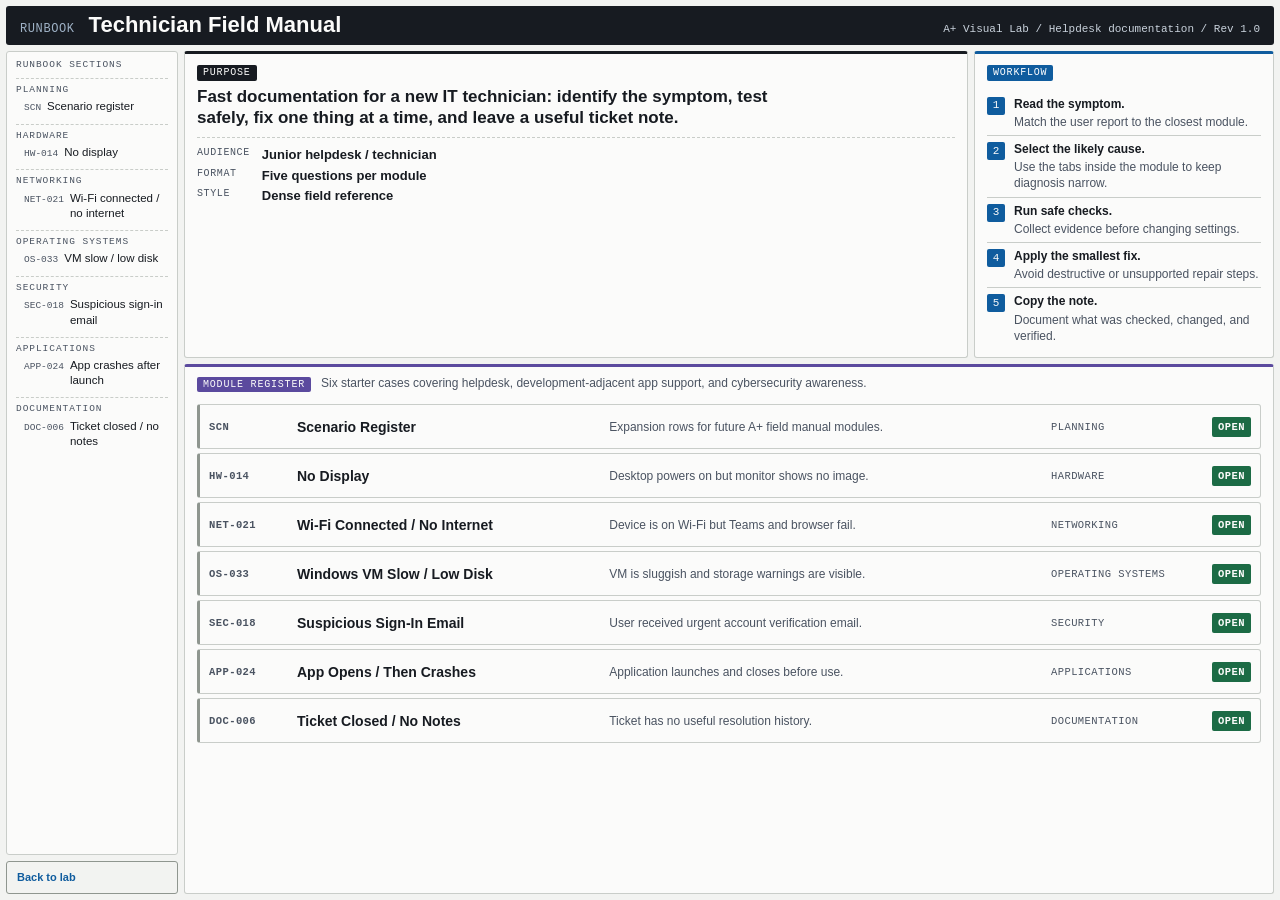
<file: index.html>
<!doctype html>
<html lang="en">
<head>
  <meta charset="utf-8">
  <meta name="viewport" content="width=device-width, initial-scale=1">
  <meta http-equiv="refresh" content="0; url=app/technician-index.html">
  <title>A+ Visual Lab</title>
  <style>
    body {
      margin: 0;
      color: #171b21;
      background: #f2f3f1;
      font-family: Arial, Helvetica, sans-serif;
      line-height: 1.4;
    }

    main {
      width: min(680px, calc(100% - 32px));
      margin: 72px auto;
      padding: 16px;
      border: 1px solid #c9cdc9;
      border-top: 4px solid #171b21;
      background: #fbfbfa;
    }

    h1 {
      margin: 0 0 8px;
      font-size: 24px;
    }

    p {
      margin: 0;
    }

    a {
      color: #0f5c9e;
      font-weight: 700;
    }
  </style>
</head>
<body>
  <main>
    <h1>A+ Visual Lab</h1>
    <p>Opening the <a href="app/technician-index.html">Technician Field Manual</a>.</p>
  </main>
</body>
</html>
</file>
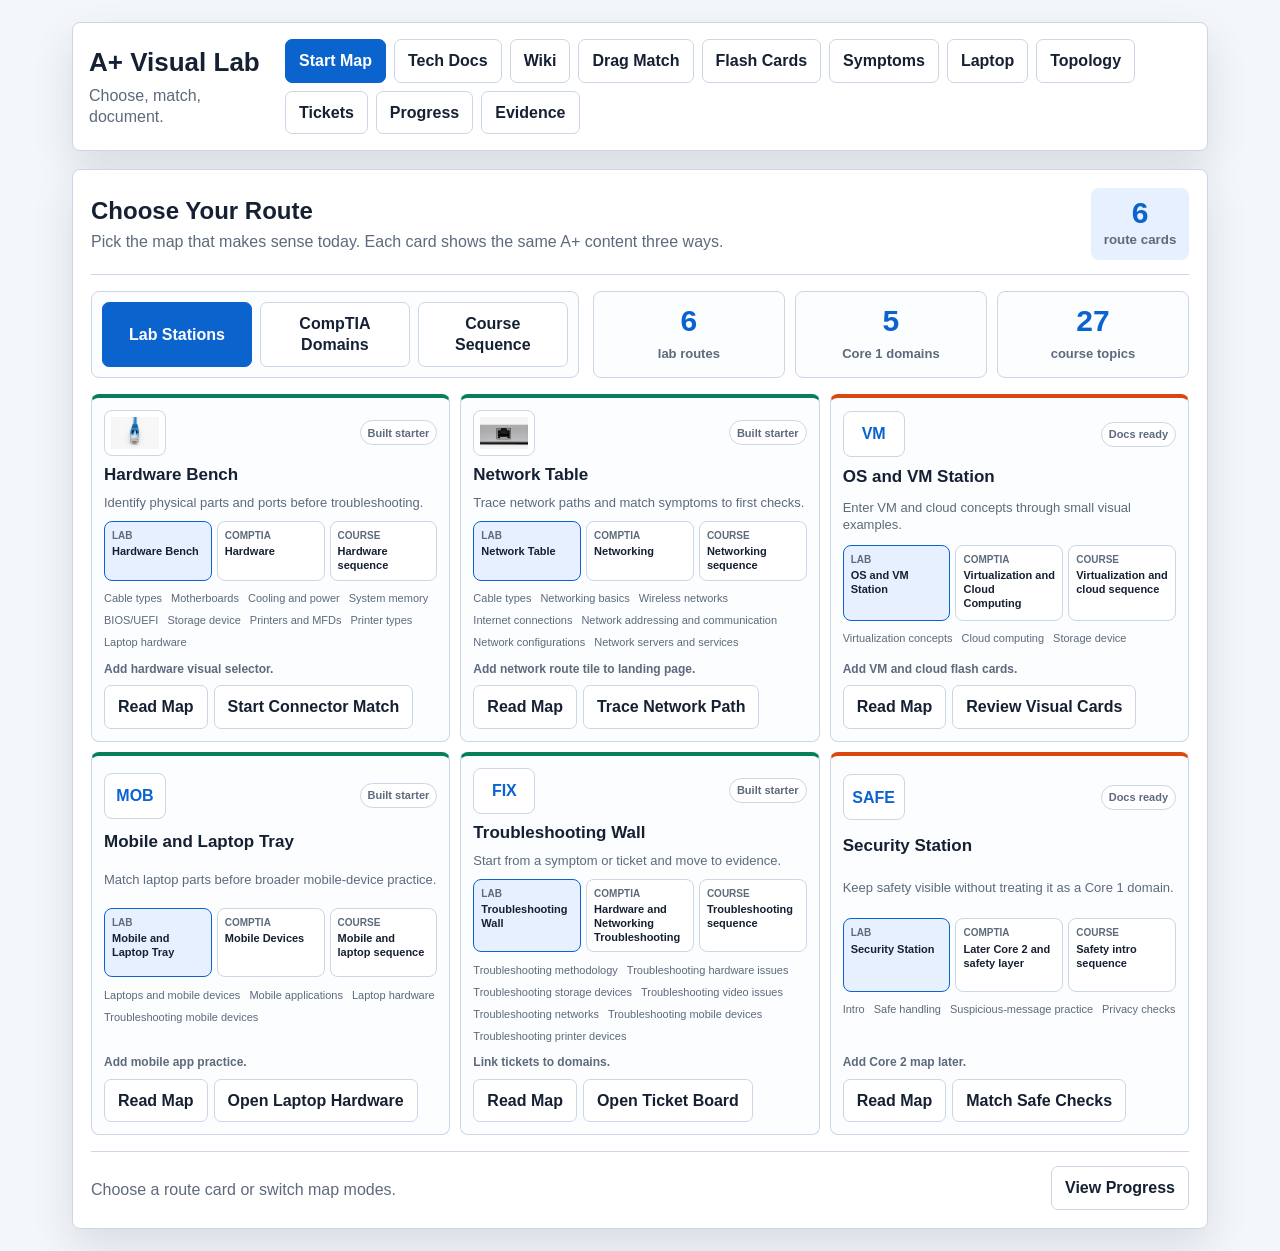
<file: app/index.html>
<!doctype html>
<html lang="en">
<head>
  <meta charset="utf-8">
  <meta name="viewport" content="width=device-width, initial-scale=1">
  <title>A+ Visual Lab App</title>
  <link rel="stylesheet" href="styles.css">
</head>
<body>
  <div class="app-shell">
    <header class="topbar">
      <div>
        <h1>A+ Visual Lab</h1>
        <p>Choose, match, document.</p>
      </div>
      <nav class="module-tabs" aria-label="Modules">
        <button class="tab-button active" type="button" data-module="start">Start Map</button>
        <a class="tab-button" href="technician-index.html">Tech Docs</a>
        <a class="tab-button" href="wiki.html">Wiki</a>
        <button class="tab-button" type="button" data-module="drag">Drag Match</button>
        <button class="tab-button" type="button" data-module="flash">Flash Cards</button>
        <button class="tab-button" type="button" data-module="symptoms">Symptoms</button>
        <button class="tab-button" type="button" data-module="laptop">Laptop</button>
        <button class="tab-button" type="button" data-module="topology">Topology</button>
        <button class="tab-button" type="button" data-module="tickets">Tickets</button>
        <button class="tab-button" type="button" data-module="progress">Progress</button>
        <button class="tab-button" type="button" data-module="evidence">Evidence</button>
      </nav>
    </header>

    <main>
      <section class="module active" id="module-start" aria-labelledby="start-title">
        <div class="module-heading">
          <div>
            <h2 id="start-title">Choose Your Route</h2>
            <p>Pick the map that makes sense today. Each card shows the same A+ content three ways.</p>
          </div>
          <div class="score-card">
            <span id="route-count">6</span>
            <small>route cards</small>
          </div>
        </div>

        <div class="map-hero" aria-label="Section map modes">
          <div class="map-mode-bar" id="map-mode-bar">
            <button class="map-mode-button active" type="button" data-map-mode="lab">Lab Stations</button>
            <button class="map-mode-button" type="button" data-map-mode="comptia">CompTIA Domains</button>
            <button class="map-mode-button" type="button" data-map-mode="course">Course Sequence</button>
          </div>
          <div class="map-summary-grid" aria-label="Map summary">
            <article>
              <span>6</span>
              <p>lab routes</p>
            </article>
            <article>
              <span>5</span>
              <p>Core 1 domains</p>
            </article>
            <article>
              <span>27</span>
              <p>course topics</p>
            </article>
          </div>
        </div>

        <div class="map-workspace" id="map-workspace">
          <div class="map-grid" id="map-grid" aria-live="polite"></div>
          <aside class="course-sequence-panel" id="course-sequence-panel" aria-labelledby="course-panel-title"></aside>
        </div>

        <div class="feedback-row">
          <p id="map-feedback" class="feedback">Choose a route card or switch map modes.</p>
          <button class="secondary-button" type="button" data-route-module="progress">View Progress</button>
        </div>
      </section>

      <section class="module" id="module-drag" aria-labelledby="drag-title">
        <div class="module-heading">
          <div>
            <h2 id="drag-title">Connector Drag Match</h2>
            <p>Move each visual into the best match zone. Click a card, then click a zone if dragging is awkward.</p>
          </div>
          <div class="score-card" aria-live="polite">
            <span id="match-score">0</span>
            <small>of 4 placed</small>
          </div>
        </div>

        <div class="course-focus-panel" id="drag-focus-panel" hidden></div>

        <div class="activity-layout">
          <section class="card-pool" aria-label="Connector cards">
            <h3>Visual Cards</h3>
            <div class="draggable-grid" id="draggable-grid"></div>
          </section>

          <section class="drop-panel" aria-label="Match zones">
            <h3>Match Zones</h3>
            <div class="drop-grid" id="drop-grid"></div>
          </section>
        </div>

        <div class="feedback-row">
          <p id="match-feedback" class="feedback">Pick one card to begin.</p>
          <button class="secondary-button" type="button" id="reset-match">Reset Match</button>
        </div>
      </section>

      <section class="module" id="module-flash" aria-labelledby="flash-title">
        <div class="module-heading">
          <div>
            <h2 id="flash-title">Flash Cards</h2>
            <p>Look first, guess the purpose, then flip.</p>
          </div>
          <div class="score-card">
            <span id="flash-position">1</span>
            <small>of 4</small>
          </div>
        </div>

        <div class="course-focus-panel" id="flash-focus-panel" hidden></div>

        <div class="flash-wrap">
          <article class="flash-card" id="flash-card" tabindex="0" role="button" aria-label="Flip flash card">
            <div class="flash-face flash-front">
              <span class="asset-pill" id="flash-id">VIS-001</span>
              <img id="flash-image" src="" alt="">
              <h3 id="flash-title-text">RJ45 Ethernet Cable</h3>
              <p>What does this connect to?</p>
            </div>
            <div class="flash-face flash-back">
              <span class="asset-pill" id="flash-back-id">VIS-001</span>
              <h3 id="flash-answer">Ethernet port</h3>
              <p id="flash-note">Used for wired network connections.</p>
            </div>
          </article>

          <div class="flash-controls">
            <button class="secondary-button" type="button" id="prev-card">Previous</button>
            <button class="primary-button" type="button" id="flip-card">Flip</button>
            <button class="secondary-button" type="button" id="known-card">Mark Known</button>
            <button class="secondary-button" type="button" id="next-card">Next</button>
          </div>
        </div>
      </section>

      <section class="module" id="module-symptoms" aria-labelledby="symptoms-title">
        <div class="module-heading">
          <div>
            <h2 id="symptoms-title">Symptom Match</h2>
            <p>Match each clue to the safest first check. Tap a clue, then tap a check zone.</p>
          </div>
          <div class="score-card" aria-live="polite">
            <span id="symptom-score">0</span>
            <small>of 5 placed</small>
          </div>
        </div>

        <div class="course-focus-panel" id="symptoms-focus-panel" hidden></div>

        <div class="activity-layout symptom-layout">
          <section class="card-pool" aria-label="Symptom cards">
            <h3>Visual Clues</h3>
            <div class="symptom-grid" id="symptom-grid"></div>
          </section>

          <section class="drop-panel" aria-label="First check zones">
            <h3>First Checks</h3>
            <div class="check-grid" id="check-grid"></div>
          </section>
        </div>

        <div class="feedback-row">
          <p id="symptom-feedback" class="feedback">Pick one clue to begin.</p>
          <button class="secondary-button" type="button" id="reset-symptoms">Reset Symptoms</button>
        </div>
      </section>

      <section class="module" id="module-laptop" aria-labelledby="laptop-title">
        <div class="module-heading">
          <div>
            <h2 id="laptop-title">Laptop Hardware</h2>
            <p>Study numbered hotspots, then type the matching part names.</p>
          </div>
          <div class="score-card" aria-live="polite">
            <span id="laptop-score">0</span>
            <small>of 5 correct</small>
          </div>
        </div>

        <div class="course-focus-panel" id="laptop-focus-panel" hidden></div>

        <div class="laptop-layout">
          <section class="laptop-map-panel" aria-label="Laptop visual map">
            <div class="laptop-panel-head">
              <div>
                <h3>Laptop Hardware Map</h3>
                <p>Diagram first. No labels over the parts.</p>
              </div>
              <div class="laptop-mode-bar" id="laptop-mode-bar" aria-label="Laptop activity mode">
                <button class="mode-button" type="button" data-laptop-mode="learn">Learn</button>
                <button class="mode-button" type="button" data-laptop-mode="practice">Practice</button>
                <button class="mode-button" type="button" data-laptop-mode="quiz">Quiz</button>
              </div>
            </div>
              <div class="laptop-zone-grid" id="laptop-zone-grid" aria-label="Interactive laptop hardware map"></div>
          </section>

          <aside class="laptop-side-panel" aria-label="Laptop activity controls">
            <section class="card-pool laptop-token-panel" aria-label="Laptop numbered answer panel">
              <div class="laptop-panel-head compact">
                <div>
                  <h3>Answer Panel</h3>
                  <p>Learn, practice, then quiz.</p>
                </div>
              </div>
              <div class="laptop-part-grid" id="laptop-part-grid"></div>
            </section>

            <section class="laptop-detail-panel" id="laptop-detail-panel" aria-live="polite"></section>
              <section class="laptop-match-list" id="laptop-match-list" aria-label="Laptop answer progress"></section>
          </aside>
        </div>

        <div class="feedback-row">
          <p id="laptop-feedback" class="feedback">Hover a number to learn, or type answers in Practice.</p>
          <div class="feedback-actions">
            <button class="secondary-button" type="button" id="hint-laptop">Hint</button>
            <button class="secondary-button" type="button" id="check-laptop">Check</button>
            <button class="secondary-button" type="button" id="reset-laptop">Reset Laptop</button>
          </div>
        </div>
      </section>

      <section class="module" id="module-tickets" aria-labelledby="tickets-title">
        <div class="module-heading">
          <div>
            <h2 id="tickets-title">Ticket Board</h2>
            <p>Move one ticket at a time: diagnose, fix, document, done.</p>
          </div>
          <div class="score-card" aria-live="polite">
            <span id="ticket-score">0</span>
            <small>of 5 done</small>
          </div>
        </div>

        <div class="course-focus-panel" id="tickets-focus-panel" hidden></div>

        <div class="ticket-board" id="ticket-board" aria-label="Troubleshooting ticket board"></div>

        <div class="feedback-row">
          <p id="ticket-feedback" class="feedback">Pick a ticket, then move it to the next stage.</p>
          <button class="secondary-button" type="button" id="reset-tickets">Reset Tickets</button>
        </div>
      </section>

      <section class="module" id="module-topology" aria-labelledby="topology-title">
        <div class="module-heading">
          <div>
            <h2 id="topology-title">Topology Trace</h2>
            <p>Tap the path in order: laptop, router, DNS, website.</p>
          </div>
          <div class="score-card" aria-live="polite">
            <span id="topology-score">0</span>
            <small>of 4 traced</small>
          </div>
        </div>

        <div class="course-focus-panel" id="topology-focus-panel" hidden></div>

        <div class="topology-wrap">
          <section class="topology-map" id="topology-map" aria-label="Network topology nodes"></section>
          <section class="path-panel" aria-label="Expected trace path">
            <h3>Trace Path</h3>
            <div class="path-strip" id="path-strip"></div>
          </section>
        </div>

        <div class="feedback-row">
          <p id="topology-feedback" class="feedback">Start with the laptop.</p>
          <button class="secondary-button" type="button" id="reset-topology">Reset Topology</button>
        </div>
      </section>

      <section class="module" id="module-progress" aria-labelledby="progress-title">
        <div class="module-heading">
          <div>
            <h2 id="progress-title">Progress</h2>
            <p>Small wins are visible here.</p>
          </div>
          <button class="secondary-button" type="button" id="reset-all">Reset All</button>
        </div>

        <div class="progress-grid">
          <article class="progress-tile">
            <span id="progress-matches">0/4</span>
            <p>Drag matches complete</p>
          </article>
          <article class="progress-tile">
            <span id="progress-known">0/4</span>
            <p>Flash cards known</p>
          </article>
          <article class="progress-tile">
            <span id="progress-symptoms">0/5</span>
            <p>Symptom matches complete</p>
          </article>
          <article class="progress-tile">
            <span id="progress-laptop">0/5</span>
            <p>Laptop answers correct</p>
          </article>
          <article class="progress-tile">
            <span id="progress-topology">0/4</span>
            <p>Topology trace complete</p>
          </article>
          <article class="progress-tile">
            <span id="progress-tickets">0/5</span>
            <p>Tickets moved to done</p>
          </article>
          <article class="progress-tile">
            <span id="progress-total">0%</span>
            <p>Total module progress</p>
          </article>
        </div>

        <div class="reflection-box">
          <h3>One-sentence check</h3>
          <p id="reflection-prompt">Complete one match or mark one card known to unlock a prompt.</p>
        </div>
      </section>

      <section class="module" id="module-evidence" aria-labelledby="evidence-title">
        <div class="module-heading">
          <div>
            <h2 id="evidence-title">Evidence Export</h2>
            <p>Turn today&apos;s app work into a short lab note.</p>
          </div>
          <button class="secondary-button" type="button" id="refresh-evidence">Refresh Summary</button>
        </div>

        <div class="evidence-layout">
          <section class="evidence-panel" aria-labelledby="learner-note-title">
            <h3 id="learner-note-title">Learner Note</h3>
            <label class="field-label" for="learner-note">One sentence reflection</label>
            <textarea
              id="learner-note"
              rows="6"
              placeholder="Example: I traced laptop, router, DNS, website, then documented the result."
            ></textarea>
          </section>

          <section class="evidence-panel" aria-labelledby="evidence-summary-title">
            <h3 id="evidence-summary-title">Evidence Summary</h3>
            <textarea id="evidence-summary" rows="14" readonly></textarea>
            <div class="evidence-actions">
              <button class="secondary-button" type="button" id="copy-evidence">Copy Summary</button>
              <button class="primary-button" type="button" id="download-evidence">Download Summary</button>
            </div>
            <p id="evidence-feedback" class="feedback" aria-live="polite">Refresh after finishing a module.</p>
          </section>
        </div>
      </section>
    </main>
  </div>

  <script src="app.js"></script>
</body>
</html>
</file>
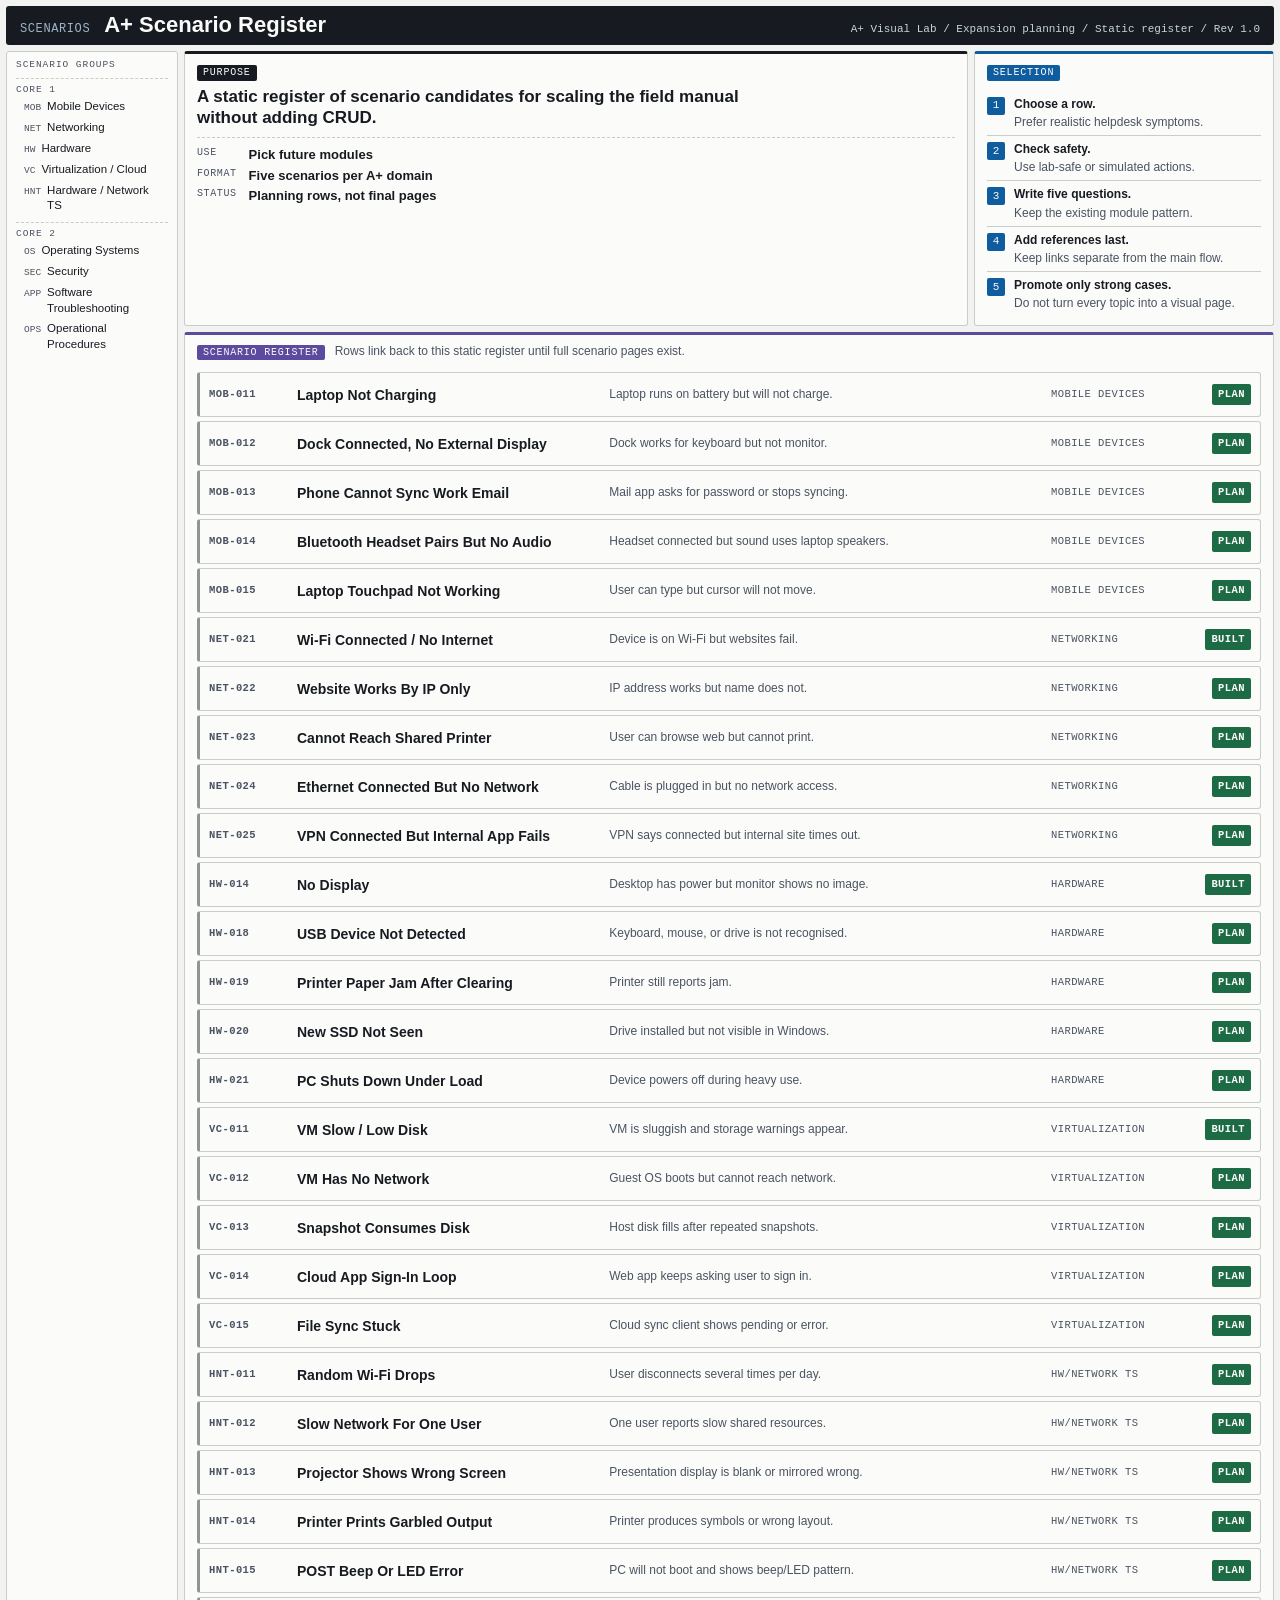
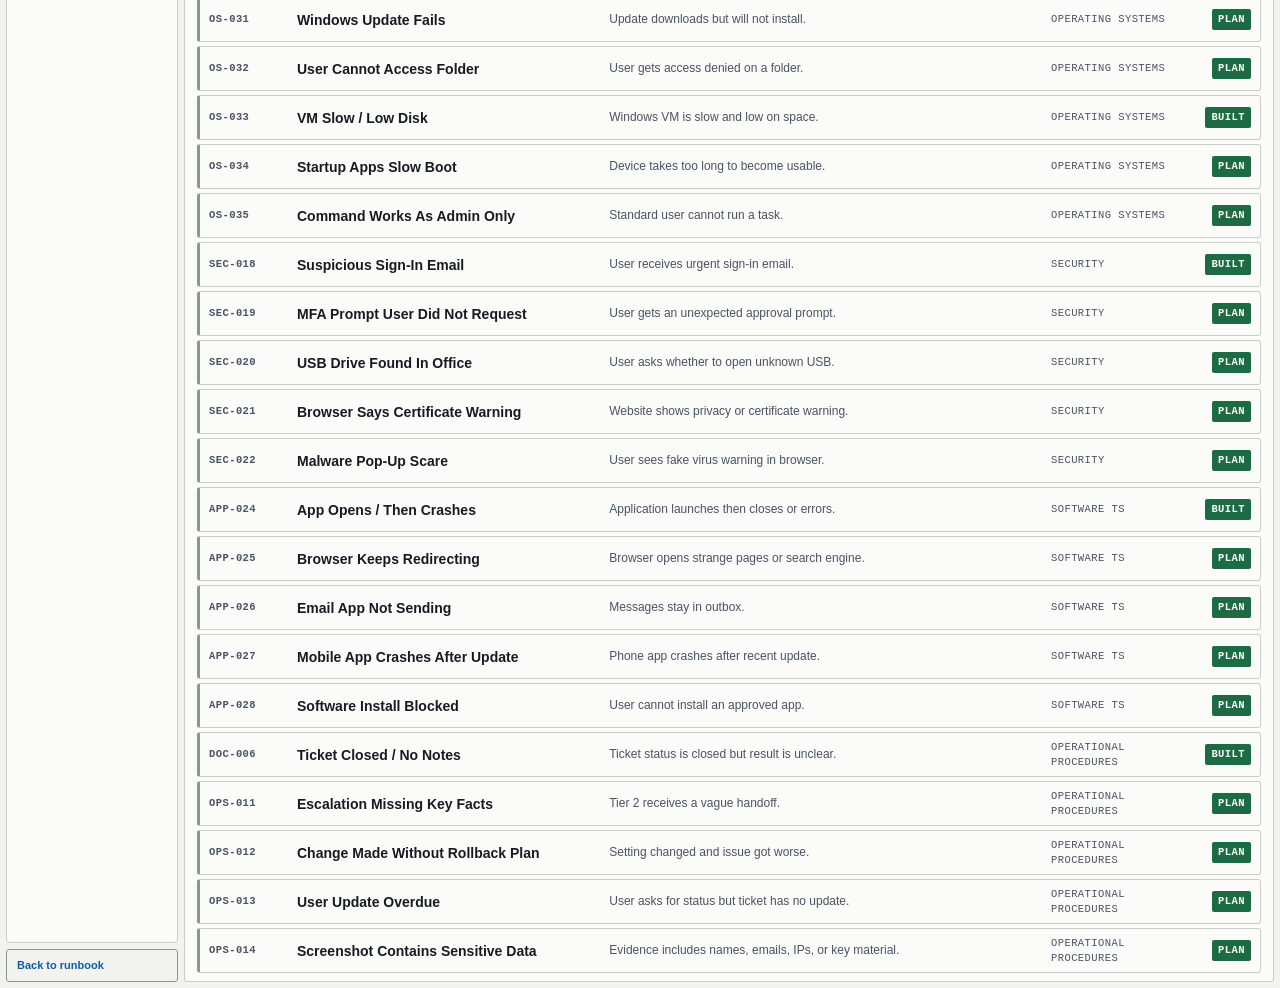
<file: app/scenarios.html>
<!doctype html>
<html lang="en">
<head>
  <meta charset="utf-8">
  <meta name="viewport" content="width=device-width, initial-scale=1">
  <title>Scenario Register | A+ Visual Lab</title>
  <link rel="stylesheet" href="technician.css">
</head>
<body class="field-body runbook-body">
  <div class="runbook-frame">
    <header class="field-header runbook-header">
      <span class="module-id">SCENARIOS</span>
      <h1>A+ Scenario Register</h1>
      <span class="crumb">A+ Visual Lab / Expansion planning / Static register / Rev 1.0</span>
    </header>

    <aside class="field-spine runbook-spine">
      <nav class="field-tree">
        <span class="spine-caption">Scenario groups</span>
        <span class="tree-group">Core 1</span>
        <a href="#mobile"><span>MOB</span> Mobile Devices</a>
        <a href="#networking"><span>NET</span> Networking</a>
        <a href="#hardware"><span>HW</span> Hardware</a>
        <a href="#virtualization"><span>VC</span> Virtualization / Cloud</a>
        <a href="#troubleshooting"><span>HNT</span> Hardware / Network TS</a>
        <span class="tree-group">Core 2</span>
        <a href="#os"><span>OS</span> Operating Systems</a>
        <a href="#security"><span>SEC</span> Security</a>
        <a href="#software"><span>APP</span> Software Troubleshooting</a>
        <a href="#ops"><span>OPS</span> Operational Procedures</a>
      </nav>
      <a class="field-back" href="technician-index.html">Back to runbook</a>
    </aside>

    <section class="field-zone runbook-brief">
      <span class="field-label">Purpose</span>
      <p class="symptom">A static register of scenario candidates for scaling the field manual without adding CRUD.</p>
      <dl>
        <dt>Use</dt><dd>Pick future modules</dd>
        <dt>Format</dt><dd>Five scenarios per A+ domain</dd>
        <dt>Status</dt><dd>Planning rows, not final pages</dd>
      </dl>
    </section>

    <section class="field-zone runbook-flow">
      <span class="field-label">Selection</span>
      <ol>
        <li><b>Choose a row.</b><span>Prefer realistic helpdesk symptoms.</span></li>
        <li><b>Check safety.</b><span>Use lab-safe or simulated actions.</span></li>
        <li><b>Write five questions.</b><span>Keep the existing module pattern.</span></li>
        <li><b>Add references last.</b><span>Keep links separate from the main flow.</span></li>
        <li><b>Promote only strong cases.</b><span>Do not turn every topic into a visual page.</span></li>
      </ol>
    </section>

    <main class="field-zone module-register" id="scenario-register">
      <div class="register-title">
        <span class="field-label">Scenario register</span>
        <p>Rows link back to this static register until full scenario pages exist.</p>
      </div>

      <div class="module-table">
        <a class="module-row" id="mob-011" href="#mob-011"><span class="module-code">MOB-011</span><strong>Laptop Not Charging</strong><span>Laptop runs on battery but will not charge.</span><em id="mobile">Mobile Devices</em><b>Plan</b></a>
        <a class="module-row" id="mob-012" href="#mob-012"><span class="module-code">MOB-012</span><strong>Dock Connected, No External Display</strong><span>Dock works for keyboard but not monitor.</span><em>Mobile Devices</em><b>Plan</b></a>
        <a class="module-row" id="mob-013" href="#mob-013"><span class="module-code">MOB-013</span><strong>Phone Cannot Sync Work Email</strong><span>Mail app asks for password or stops syncing.</span><em>Mobile Devices</em><b>Plan</b></a>
        <a class="module-row" id="mob-014" href="#mob-014"><span class="module-code">MOB-014</span><strong>Bluetooth Headset Pairs But No Audio</strong><span>Headset connected but sound uses laptop speakers.</span><em>Mobile Devices</em><b>Plan</b></a>
        <a class="module-row" id="mob-015" href="#mob-015"><span class="module-code">MOB-015</span><strong>Laptop Touchpad Not Working</strong><span>User can type but cursor will not move.</span><em>Mobile Devices</em><b>Plan</b></a>

        <a class="module-row" id="net-021" href="#net-021"><span class="module-code">NET-021</span><strong>Wi-Fi Connected / No Internet</strong><span>Device is on Wi-Fi but websites fail.</span><em id="networking">Networking</em><b>Built</b></a>
        <a class="module-row" id="net-022" href="#net-022"><span class="module-code">NET-022</span><strong>Website Works By IP Only</strong><span>IP address works but name does not.</span><em>Networking</em><b>Plan</b></a>
        <a class="module-row" id="net-023" href="#net-023"><span class="module-code">NET-023</span><strong>Cannot Reach Shared Printer</strong><span>User can browse web but cannot print.</span><em>Networking</em><b>Plan</b></a>
        <a class="module-row" id="net-024" href="#net-024"><span class="module-code">NET-024</span><strong>Ethernet Connected But No Network</strong><span>Cable is plugged in but no network access.</span><em>Networking</em><b>Plan</b></a>
        <a class="module-row" id="net-025" href="#net-025"><span class="module-code">NET-025</span><strong>VPN Connected But Internal App Fails</strong><span>VPN says connected but internal site times out.</span><em>Networking</em><b>Plan</b></a>

        <a class="module-row" id="hw-014" href="#hw-014"><span class="module-code">HW-014</span><strong>No Display</strong><span>Desktop has power but monitor shows no image.</span><em id="hardware">Hardware</em><b>Built</b></a>
        <a class="module-row" id="hw-018" href="#hw-018"><span class="module-code">HW-018</span><strong>USB Device Not Detected</strong><span>Keyboard, mouse, or drive is not recognised.</span><em>Hardware</em><b>Plan</b></a>
        <a class="module-row" id="hw-019" href="#hw-019"><span class="module-code">HW-019</span><strong>Printer Paper Jam After Clearing</strong><span>Printer still reports jam.</span><em>Hardware</em><b>Plan</b></a>
        <a class="module-row" id="hw-020" href="#hw-020"><span class="module-code">HW-020</span><strong>New SSD Not Seen</strong><span>Drive installed but not visible in Windows.</span><em>Hardware</em><b>Plan</b></a>
        <a class="module-row" id="hw-021" href="#hw-021"><span class="module-code">HW-021</span><strong>PC Shuts Down Under Load</strong><span>Device powers off during heavy use.</span><em>Hardware</em><b>Plan</b></a>

        <a class="module-row" id="vc-011" href="#vc-011"><span class="module-code">VC-011</span><strong>VM Slow / Low Disk</strong><span>VM is sluggish and storage warnings appear.</span><em id="virtualization">Virtualization</em><b>Built</b></a>
        <a class="module-row" id="vc-012" href="#vc-012"><span class="module-code">VC-012</span><strong>VM Has No Network</strong><span>Guest OS boots but cannot reach network.</span><em>Virtualization</em><b>Plan</b></a>
        <a class="module-row" id="vc-013" href="#vc-013"><span class="module-code">VC-013</span><strong>Snapshot Consumes Disk</strong><span>Host disk fills after repeated snapshots.</span><em>Virtualization</em><b>Plan</b></a>
        <a class="module-row" id="vc-014" href="#vc-014"><span class="module-code">VC-014</span><strong>Cloud App Sign-In Loop</strong><span>Web app keeps asking user to sign in.</span><em>Virtualization</em><b>Plan</b></a>
        <a class="module-row" id="vc-015" href="#vc-015"><span class="module-code">VC-015</span><strong>File Sync Stuck</strong><span>Cloud sync client shows pending or error.</span><em>Virtualization</em><b>Plan</b></a>

        <a class="module-row" id="hnt-011" href="#hnt-011"><span class="module-code">HNT-011</span><strong>Random Wi-Fi Drops</strong><span>User disconnects several times per day.</span><em id="troubleshooting">HW/Network TS</em><b>Plan</b></a>
        <a class="module-row" id="hnt-012" href="#hnt-012"><span class="module-code">HNT-012</span><strong>Slow Network For One User</strong><span>One user reports slow shared resources.</span><em>HW/Network TS</em><b>Plan</b></a>
        <a class="module-row" id="hnt-013" href="#hnt-013"><span class="module-code">HNT-013</span><strong>Projector Shows Wrong Screen</strong><span>Presentation display is blank or mirrored wrong.</span><em>HW/Network TS</em><b>Plan</b></a>
        <a class="module-row" id="hnt-014" href="#hnt-014"><span class="module-code">HNT-014</span><strong>Printer Prints Garbled Output</strong><span>Printer produces symbols or wrong layout.</span><em>HW/Network TS</em><b>Plan</b></a>
        <a class="module-row" id="hnt-015" href="#hnt-015"><span class="module-code">HNT-015</span><strong>POST Beep Or LED Error</strong><span>PC will not boot and shows beep/LED pattern.</span><em>HW/Network TS</em><b>Plan</b></a>

        <a class="module-row" id="os-031" href="#os-031"><span class="module-code">OS-031</span><strong>Windows Update Fails</strong><span>Update downloads but will not install.</span><em id="os">Operating Systems</em><b>Plan</b></a>
        <a class="module-row" id="os-032" href="#os-032"><span class="module-code">OS-032</span><strong>User Cannot Access Folder</strong><span>User gets access denied on a folder.</span><em>Operating Systems</em><b>Plan</b></a>
        <a class="module-row" id="os-033" href="#os-033"><span class="module-code">OS-033</span><strong>VM Slow / Low Disk</strong><span>Windows VM is slow and low on space.</span><em>Operating Systems</em><b>Built</b></a>
        <a class="module-row" id="os-034" href="#os-034"><span class="module-code">OS-034</span><strong>Startup Apps Slow Boot</strong><span>Device takes too long to become usable.</span><em>Operating Systems</em><b>Plan</b></a>
        <a class="module-row" id="os-035" href="#os-035"><span class="module-code">OS-035</span><strong>Command Works As Admin Only</strong><span>Standard user cannot run a task.</span><em>Operating Systems</em><b>Plan</b></a>

        <a class="module-row" id="sec-018" href="#sec-018"><span class="module-code">SEC-018</span><strong>Suspicious Sign-In Email</strong><span>User receives urgent sign-in email.</span><em id="security">Security</em><b>Built</b></a>
        <a class="module-row" id="sec-019" href="#sec-019"><span class="module-code">SEC-019</span><strong>MFA Prompt User Did Not Request</strong><span>User gets an unexpected approval prompt.</span><em>Security</em><b>Plan</b></a>
        <a class="module-row" id="sec-020" href="#sec-020"><span class="module-code">SEC-020</span><strong>USB Drive Found In Office</strong><span>User asks whether to open unknown USB.</span><em>Security</em><b>Plan</b></a>
        <a class="module-row" id="sec-021" href="#sec-021"><span class="module-code">SEC-021</span><strong>Browser Says Certificate Warning</strong><span>Website shows privacy or certificate warning.</span><em>Security</em><b>Plan</b></a>
        <a class="module-row" id="sec-022" href="#sec-022"><span class="module-code">SEC-022</span><strong>Malware Pop-Up Scare</strong><span>User sees fake virus warning in browser.</span><em>Security</em><b>Plan</b></a>

        <a class="module-row" id="app-024" href="#app-024"><span class="module-code">APP-024</span><strong>App Opens / Then Crashes</strong><span>Application launches then closes or errors.</span><em id="software">Software TS</em><b>Built</b></a>
        <a class="module-row" id="app-025" href="#app-025"><span class="module-code">APP-025</span><strong>Browser Keeps Redirecting</strong><span>Browser opens strange pages or search engine.</span><em>Software TS</em><b>Plan</b></a>
        <a class="module-row" id="app-026" href="#app-026"><span class="module-code">APP-026</span><strong>Email App Not Sending</strong><span>Messages stay in outbox.</span><em>Software TS</em><b>Plan</b></a>
        <a class="module-row" id="app-027" href="#app-027"><span class="module-code">APP-027</span><strong>Mobile App Crashes After Update</strong><span>Phone app crashes after recent update.</span><em>Software TS</em><b>Plan</b></a>
        <a class="module-row" id="app-028" href="#app-028"><span class="module-code">APP-028</span><strong>Software Install Blocked</strong><span>User cannot install an approved app.</span><em>Software TS</em><b>Plan</b></a>

        <a class="module-row" id="doc-006" href="#doc-006"><span class="module-code">DOC-006</span><strong>Ticket Closed / No Notes</strong><span>Ticket status is closed but result is unclear.</span><em id="ops">Operational Procedures</em><b>Built</b></a>
        <a class="module-row" id="ops-011" href="#ops-011"><span class="module-code">OPS-011</span><strong>Escalation Missing Key Facts</strong><span>Tier 2 receives a vague handoff.</span><em>Operational Procedures</em><b>Plan</b></a>
        <a class="module-row" id="ops-012" href="#ops-012"><span class="module-code">OPS-012</span><strong>Change Made Without Rollback Plan</strong><span>Setting changed and issue got worse.</span><em>Operational Procedures</em><b>Plan</b></a>
        <a class="module-row" id="ops-013" href="#ops-013"><span class="module-code">OPS-013</span><strong>User Update Overdue</strong><span>User asks for status but ticket has no update.</span><em>Operational Procedures</em><b>Plan</b></a>
        <a class="module-row" id="ops-014" href="#ops-014"><span class="module-code">OPS-014</span><strong>Screenshot Contains Sensitive Data</strong><span>Evidence includes names, emails, IPs, or key material.</span><em>Operational Procedures</em><b>Plan</b></a>
      </div>
    </main>
  </div>
</body>
</html>
</file>
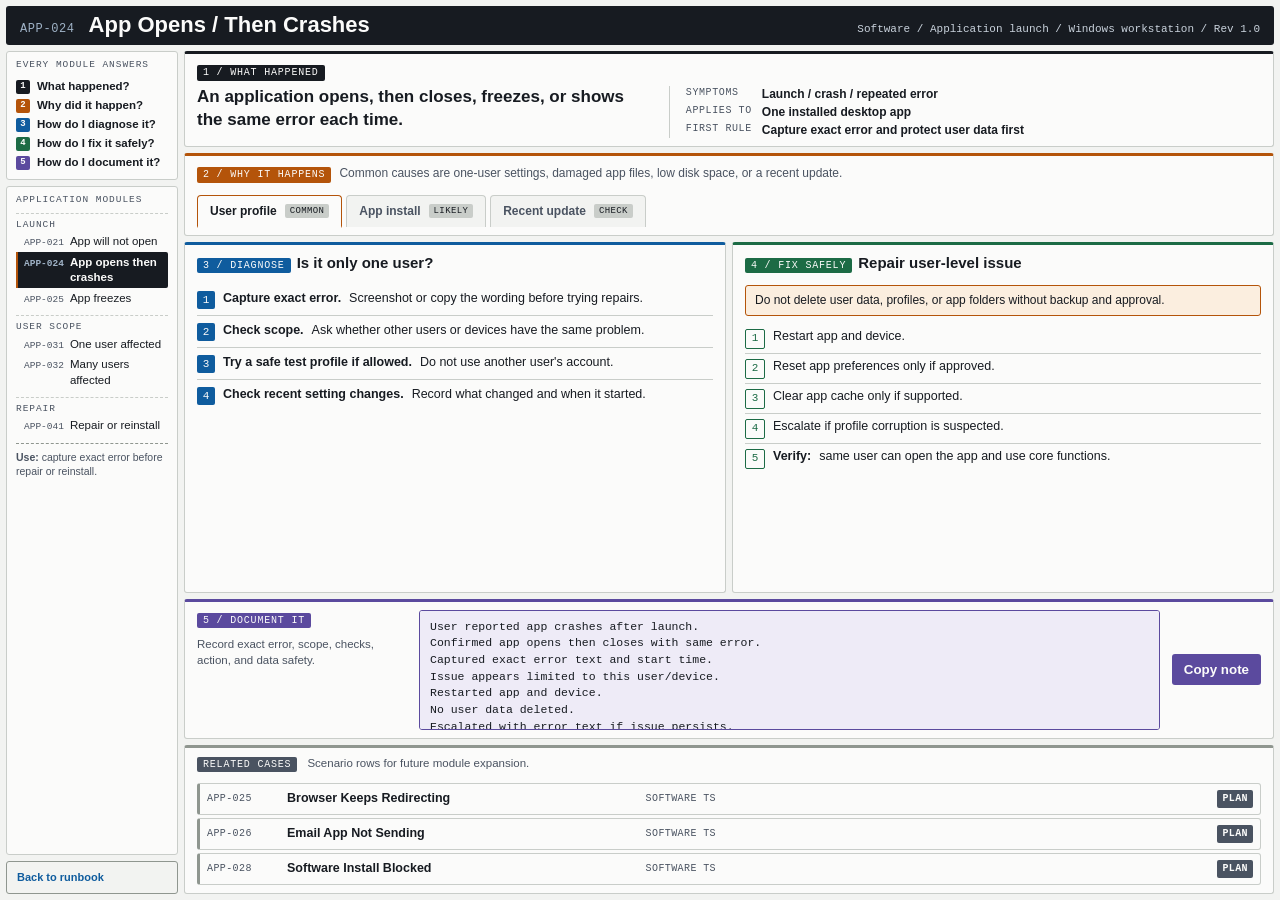
<file: app/technician-app-crash.html>
<!doctype html>
<html lang="en">
<head><meta charset="utf-8"><meta name="viewport" content="width=device-width, initial-scale=1"><title>APP-024 App Opens, Then Crashes | Field Reference</title><link rel="stylesheet" href="technician.css"></head>
<body class="field-body"><div class="field-frame">
<header class="field-header"><span class="module-id">APP-024</span><h1>App Opens / Then Crashes</h1><span class="crumb">Software / Application launch / Windows workstation / Rev 1.0</span></header>
<aside class="field-spine"><nav class="field-legend"><span class="spine-caption">Every module answers</span><a href="#what" data-k="what"><span>1</span><strong>What happened?</strong></a><a href="#why" data-k="why"><span>2</span><strong>Why did it happen?</strong></a><a href="#diag" data-k="diag"><span>3</span><strong>How do I diagnose it?</strong></a><a href="#fix" data-k="fix"><span>4</span><strong>How do I fix it safely?</strong></a><a href="#doc" data-k="doc"><span>5</span><strong>How do I document it?</strong></a></nav><nav class="field-tree"><span class="spine-caption">Application modules</span><span class="tree-group">Launch</span><a href="#"><span>APP-021</span> App will not open</a><a class="active" href="technician-app-crash.html"><span>APP-024</span> App opens then crashes</a><a href="#"><span>APP-025</span> App freezes</a><span class="tree-group">User scope</span><a href="#"><span>APP-031</span> One user affected</a><a href="#"><span>APP-032</span> Many users affected</a><span class="tree-group">Repair</span><a href="#"><span>APP-041</span> Repair or reinstall</a><p><b>Use:</b> capture exact error before repair or reinstall.</p></nav><a class="field-back" href="technician-index.html">Back to runbook</a></aside>
<section class="field-zone field-what" id="what"><span class="field-label">1 / What happened</span><div class="what-row"><p class="symptom">An application opens, then closes, freezes, or shows the same error each time.</p><dl><dt>Symptoms</dt><dd>Launch / crash / repeated error</dd><dt>Applies to</dt><dd>One installed desktop app</dd><dt>First rule</dt><dd>Capture exact error and protect user data first</dd></dl></div></section>
<section class="field-zone field-why" id="why"><span class="field-label">2 / Why it happens</span><p>Common causes are one-user settings, damaged app files, low disk space, or a recent update.</p><div class="cause-tabs"><button class="cause-tab" type="button" aria-selected="true" data-cause="profile">User profile <span>common</span></button><button class="cause-tab" type="button" aria-selected="false" data-cause="install">App install <span>likely</span></button><button class="cause-tab" type="button" aria-selected="false" data-cause="update">Recent update <span>check</span></button></div></section>
<div class="field-work"><section class="field-zone field-diag" id="diag"><div class="cause-panel" data-cause-panel="profile"><span class="field-label">3 / Diagnose</span><h2>Is it only one user?</h2><ol class="field-tests"><li><b>Capture exact error.</b><span>Screenshot or copy the wording before trying repairs.</span></li><li><b>Check scope.</b><span>Ask whether other users or devices have the same problem.</span></li><li><b>Try a safe test profile if allowed.</b><span>Do not use another user's account.</span></li><li><b>Check recent setting changes.</b><span>Record what changed and when it started.</span></li></ol></div><div class="cause-panel" data-cause-panel="install" hidden><span class="field-label">3 / Diagnose</span><h2>Is the app install damaged?</h2><ol class="field-tests"><li><b>Restart app and device.</b><span>Confirm the issue repeats after a clean restart.</span></li><li><b>Check disk space.</b><span>Low disk can break app launch and updates.</span></li><li><b>Check supported repair options.</b><span>Use vendor-supported repair only.</span></li><li><b>Check logs.</b><span>Record Event Viewer, app log, or crash code.</span></li></ol></div><div class="cause-panel" data-cause-panel="update" hidden><span class="field-label">3 / Diagnose</span><h2>Did an update cause it?</h2><ol class="field-tests"><li><b>Ask when it started.</b><span>Compare start time with updates or installs.</span></li><li><b>Check update history.</b><span>Record Windows and app updates that match the timing.</span></li><li><b>Check app version.</b><span>Record installed version and expected version.</span></li><li><b>Check service status.</b><span>Cloud apps may fail during vendor outages.</span></li></ol></div></section><section class="field-zone field-fix" id="fix"><div class="cause-panel" data-fix-panel="profile"><span class="field-label">4 / Fix safely</span><h2>Repair user-level issue</h2><div class="field-warning">Do not delete user data, profiles, or app folders without backup and approval.</div><ol class="field-steps"><li>Restart app and device.</li><li>Reset app preferences only if approved.</li><li>Clear app cache only if supported.</li><li>Escalate if profile corruption is suspected.</li><li><b>Verify:</b> same user can open the app and use core functions.</li></ol></div><div class="cause-panel" data-fix-panel="install" hidden><span class="field-label">4 / Fix safely</span><h2>Repair application install</h2><div class="field-warning">Check business impact before repairing or reinstalling shared apps.</div><ol class="field-steps"><li>Back up or confirm user data location.</li><li>Use app repair if available.</li><li>Install approved update.</li><li>Reinstall only if authorised.</li><li><b>Verify:</b> app opens after restart and user data remains present.</li></ol></div><div class="cause-panel" data-fix-panel="update" hidden><span class="field-label">4 / Fix safely</span><h2>Handle update-related crash</h2><div class="field-warning">Do not roll back updates unless policy allows.</div><ol class="field-steps"><li>Install approved app patches.</li><li>Restart after update.</li><li>Check vendor status or known issues.</li><li>Escalate with update, version, and error details.</li><li><b>Verify:</b> launch succeeds or escalation has evidence.</li></ol></div></section></div>
<section class="field-zone field-doc" id="doc"><div><span class="field-label">5 / Document it</span><p>Record exact error, scope, checks, action, and data safety.</p></div><pre id="ticketText"></pre><button class="copy-ticket" type="button">Copy note</button></section>
<section class="field-zone field-related" aria-label="Related scenario rows"><div class="related-title"><span class="field-label">Related cases</span><p>Scenario rows for future module expansion.</p></div><div class="related-table"><a class="related-row" href="scenarios.html#app-025"><span>APP-025</span><strong>Browser Keeps Redirecting</strong><em>Software TS</em><b>Plan</b></a><a class="related-row" href="scenarios.html#app-026"><span>APP-026</span><strong>Email App Not Sending</strong><em>Software TS</em><b>Plan</b></a><a class="related-row" href="scenarios.html#app-028"><span>APP-028</span><strong>Software Install Blocked</strong><em>Software TS</em><b>Plan</b></a></div></section>
</div><script>
const tabs=document.querySelectorAll(".cause-tab"),panels=document.querySelectorAll("[data-cause-panel], [data-fix-panel]"),ticket=document.querySelector("#ticketText");
const notes={profile:`User reported app crashes after launch.
Confirmed app opens then closes with same error.
Captured exact error text and start time.
Issue appears limited to this user/device.
Restarted app and device.
No user data deleted.
Escalated with error text if issue persists.`,install:`User reported app crashes after launch.
Confirmed issue repeats after restart.
Checked disk space, crash details, and app repair options.
Ran approved app repair / update.
Retested app launch successfully.
Confirmed user data remains present.
No user data deleted.`,update:`User reported app crashes after recent change.
Captured exact error text and app version.
Checked update history, app version, and service status.
Applied approved update / escalated known issue.
Retested app launch.
No unsupported rollback performed.`};
function selectCause(c){tabs.forEach(t=>t.setAttribute("aria-selected",String(t.dataset.cause===c)));panels.forEach(p=>{const k=p.dataset.causePanel||p.dataset.fixPanel;p.hidden=k!==c});ticket.textContent=notes[c]}tabs.forEach(t=>t.addEventListener("click",()=>selectCause(t.dataset.cause)));selectCause("profile");document.querySelector(".copy-ticket").addEventListener("click",async e=>{await navigator.clipboard?.writeText(ticket.textContent);e.currentTarget.textContent="Copied";setTimeout(()=>e.currentTarget.textContent="Copy note",1200)});
</script></body></html>
</file>
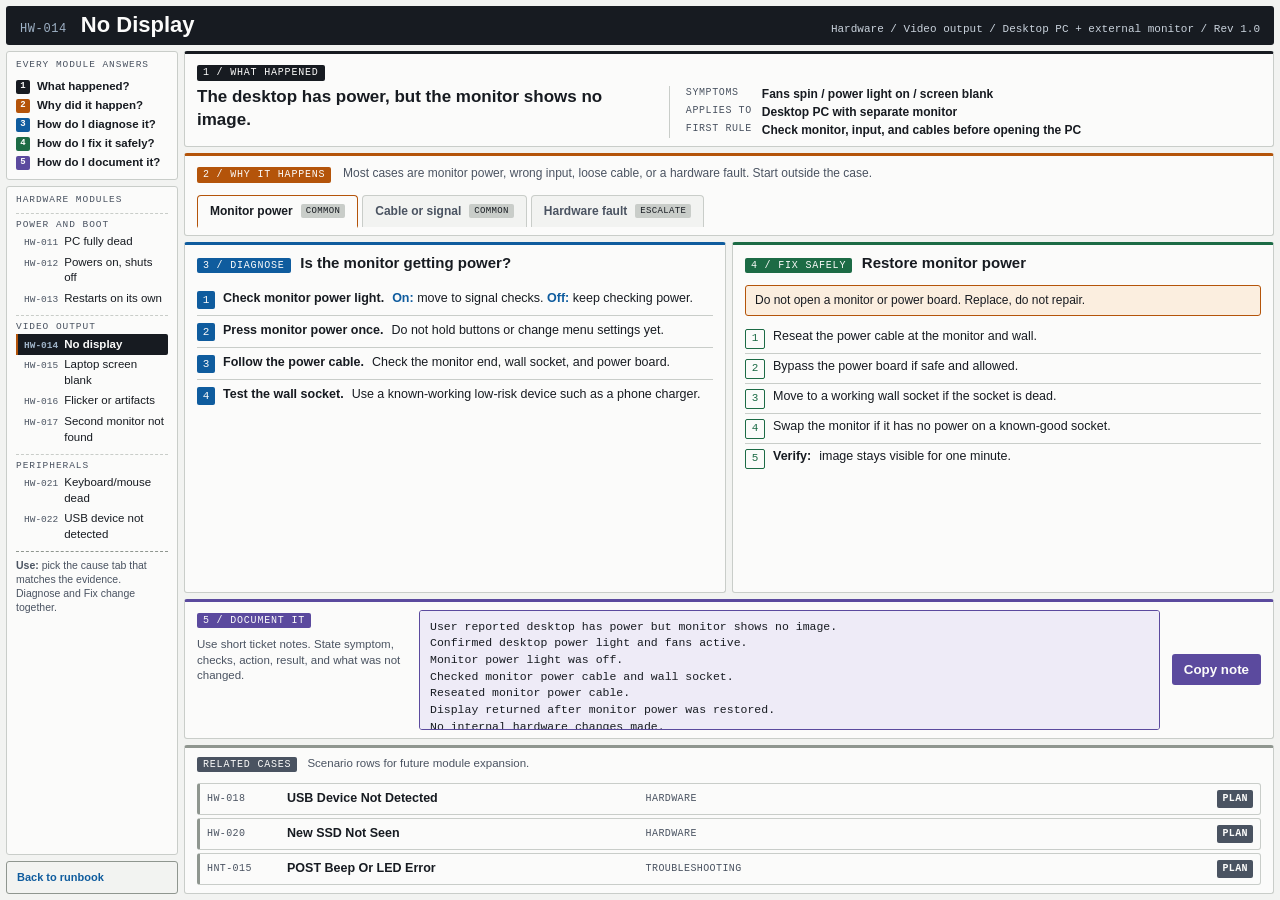
<file: app/technician-display.html>
<!doctype html>
<html lang="en">
<head>
  <meta charset="utf-8">
  <meta name="viewport" content="width=device-width, initial-scale=1">
  <title>HW-014 No Display | Field Reference</title>
  <link rel="stylesheet" href="technician.css">
</head>
<body class="field-body">
  <div class="field-frame">
    <header class="field-header">
      <span class="module-id">HW-014</span>
      <h1>No Display</h1>
      <span class="crumb">Hardware / Video output / Desktop PC + external monitor / Rev 1.0</span>
    </header>

    <aside class="field-spine">
      <nav class="field-legend" aria-label="Module structure">
        <span class="spine-caption">Every module answers</span>
        <a href="#what" data-k="what"><span>1</span><strong>What happened?</strong></a>
        <a href="#why" data-k="why"><span>2</span><strong>Why did it happen?</strong></a>
        <a href="#diag" data-k="diag"><span>3</span><strong>How do I diagnose it?</strong></a>
        <a href="#fix" data-k="fix"><span>4</span><strong>How do I fix it safely?</strong></a>
        <a href="#doc" data-k="doc"><span>5</span><strong>How do I document it?</strong></a>
      </nav>

      <nav class="field-tree" aria-label="Hardware modules">
        <span class="spine-caption">Hardware modules</span>
        <span class="tree-group">Power and boot</span>
        <a href="#"><span>HW-011</span> PC fully dead</a>
        <a href="#"><span>HW-012</span> Powers on, shuts off</a>
        <a href="#"><span>HW-013</span> Restarts on its own</a>
        <span class="tree-group">Video output</span>
        <a href="technician-display.html" class="active" aria-current="page"><span>HW-014</span> No display</a>
        <a href="#"><span>HW-015</span> Laptop screen blank</a>
        <a href="#"><span>HW-016</span> Flicker or artifacts</a>
        <a href="#"><span>HW-017</span> Second monitor not found</a>
        <span class="tree-group">Peripherals</span>
        <a href="#"><span>HW-021</span> Keyboard/mouse dead</a>
        <a href="#"><span>HW-022</span> USB device not detected</a>
        <p><b>Use:</b> pick the cause tab that matches the evidence. Diagnose and Fix change together.</p>
      </nav>

      <a class="field-back" href="technician-index.html">Back to runbook</a>
    </aside>

    <section class="field-zone field-what" id="what" aria-label="What happened">
      <span class="field-label">1 / What happened</span>
      <div class="what-row">
        <p class="symptom">The desktop has power, but the monitor shows no image.</p>
        <dl>
          <dt>Symptoms</dt><dd>Fans spin / power light on / screen blank</dd>
          <dt>Applies to</dt><dd>Desktop PC with separate monitor</dd>
          <dt>First rule</dt><dd>Check monitor, input, and cables before opening the PC</dd>
        </dl>
      </div>
    </section>

    <section class="field-zone field-why" id="why" aria-label="Why did it happen">
      <span class="field-label">2 / Why it happens</span>
      <p>Most cases are monitor power, wrong input, loose cable, or a hardware fault. Start outside the case.</p>
      <div class="cause-tabs" role="tablist" aria-label="Possible causes">
        <button class="cause-tab" type="button" role="tab" id="tab-power" aria-selected="true" data-cause="power">Monitor power <span>common</span></button>
        <button class="cause-tab" type="button" role="tab" id="tab-signal" aria-selected="false" data-cause="signal">Cable or signal <span>common</span></button>
        <button class="cause-tab" type="button" role="tab" id="tab-hardware" aria-selected="false" data-cause="hardware">Hardware fault <span>escalate</span></button>
      </div>
    </section>

    <div class="field-work">
      <section class="field-zone field-diag" id="diag" aria-label="How do I diagnose it">
        <div class="cause-panel" data-cause-panel="power">
          <span class="field-label">3 / Diagnose</span>
          <h2>Is the monitor getting power?</h2>
          <ol class="field-tests">
            <li><b>Check monitor power light.</b><span><em>On:</em> move to signal checks. <em>Off:</em> keep checking power.</span></li>
            <li><b>Press monitor power once.</b><span>Do not hold buttons or change menu settings yet.</span></li>
            <li><b>Follow the power cable.</b><span>Check the monitor end, wall socket, and power board.</span></li>
            <li><b>Test the wall socket.</b><span>Use a known-working low-risk device such as a phone charger.</span></li>
          </ol>
        </div>
        <div class="cause-panel" data-cause-panel="signal" hidden>
          <span class="field-label">3 / Diagnose</span>
          <h2>Is the signal reaching the monitor?</h2>
          <ol class="field-tests">
            <li><b>Check monitor input.</b><span>Match the selected input to the cable: HDMI, DisplayPort, or VGA.</span></li>
            <li><b>Reseat both video cable ends.</b><span>Check the monitor end and desktop end.</span></li>
            <li><b>Check the correct PC port.</b><span>If the PC has a graphics card, use the graphics card port, not the motherboard port.</span></li>
            <li><b>Swap to a known-good cable.</b><span>If the new cable works, label or remove the failed cable.</span></li>
          </ol>
        </div>
        <div class="cause-panel" data-cause-panel="hardware" hidden>
          <span class="field-label">3 / Diagnose</span>
          <h2>Is the monitor or PC hardware at fault?</h2>
          <ol class="field-tests">
            <li><b>Test the monitor on a known-good device.</b><span>If it stays blank, the monitor is likely faulty.</span></li>
            <li><b>Listen for POST beeps.</b><span>Record beep or LED patterns exactly.</span></li>
            <li><b>Try another video output if allowed.</b><span>If one port works and another does not, record exactly which port failed.</span></li>
            <li><b>Stop before risky internal work.</b><span>Escalate if not trained or not authorised.</span></li>
          </ol>
        </div>
      </section>

      <section class="field-zone field-fix" id="fix" aria-label="How do I fix it safely">
        <div class="cause-panel" data-fix-panel="power">
          <span class="field-label">4 / Fix safely</span>
          <h2>Restore monitor power</h2>
          <div class="field-warning">Do not open a monitor or power board. Replace, do not repair.</div>
          <ol class="field-steps">
            <li>Reseat the power cable at the monitor and wall.</li>
            <li>Bypass the power board if safe and allowed.</li>
            <li>Move to a working wall socket if the socket is dead.</li>
            <li>Swap the monitor if it has no power on a known-good socket.</li>
            <li><b>Verify:</b> image stays visible for one minute.</li>
          </ol>
        </div>
        <div class="cause-panel" data-fix-panel="signal" hidden>
          <span class="field-label">4 / Fix safely</span>
          <h2>Restore video signal</h2>
          <div class="field-warning">Power the PC down before moving stubborn video cables.</div>
          <ol class="field-steps">
            <li>Select the input that matches the connected cable.</li>
            <li>Reseat the video cable at both ends.</li>
            <li>Move the cable to the graphics card port if the PC has one.</li>
            <li>Replace the cable if a known-good cable fixes the display.</li>
            <li><b>Verify:</b> image survives one restart.</li>
          </ol>
        </div>
        <div class="cause-panel" data-fix-panel="hardware" hidden>
          <span class="field-label">4 / Fix safely</span>
          <h2>Escalate or reseat hardware</h2>
          <div class="field-warning">Unplug power and use ESD care before touching internal parts.</div>
          <ol class="field-steps">
            <li>Power off and unplug the PC.</li>
            <li>Reseat graphics card only if trained and allowed.</li>
            <li>Reconnect graphics card power cables if present.</li>
            <li>Tag and swap a failed monitor.</li>
            <li><b>Escalate:</b> POST codes, RAM, board, or PSU faults.</li>
          </ol>
        </div>
      </section>
    </div>

    <section class="field-zone field-doc" id="doc" aria-label="How do I document it">
      <div>
        <span class="field-label">5 / Document it</span>
        <p>Use short ticket notes. State symptom, checks, action, result, and what was not changed.</p>
      </div>
      <pre id="ticketText">User reported desktop has power but monitor shows no image.
Confirmed desktop power light and fans active.
Checked monitor power and selected input.
Checked video cable at monitor and desktop.
Reseated HDMI cable.
Display returned after input was changed to HDMI 1.
No internal hardware changes made.</pre>
      <button class="copy-ticket" type="button">Copy note</button>
    </section>

    <section class="field-zone field-related" aria-label="Related scenario rows">
      <div class="related-title">
        <span class="field-label">Related cases</span>
        <p>Scenario rows for future module expansion.</p>
      </div>
      <div class="related-table">
        <a class="related-row" href="scenarios.html#hw-018"><span>HW-018</span><strong>USB Device Not Detected</strong><em>Hardware</em><b>Plan</b></a>
        <a class="related-row" href="scenarios.html#hw-020"><span>HW-020</span><strong>New SSD Not Seen</strong><em>Hardware</em><b>Plan</b></a>
        <a class="related-row" href="scenarios.html#hnt-015"><span>HNT-015</span><strong>POST Beep Or LED Error</strong><em>Troubleshooting</em><b>Plan</b></a>
      </div>
    </section>
  </div>

  <script>
    const tabs = document.querySelectorAll(".cause-tab");
    const panels = document.querySelectorAll("[data-cause-panel], [data-fix-panel]");
    const ticket = document.querySelector("#ticketText");
    const notes = {
      power: `User reported desktop has power but monitor shows no image.
Confirmed desktop power light and fans active.
Monitor power light was off.
Checked monitor power cable and wall socket.
Reseated monitor power cable.
Display returned after monitor power was restored.
No internal hardware changes made.`,
      signal: `User reported desktop has power but monitor shows no image.
Confirmed desktop power light and fans active.
Checked monitor input and video cable.
Video cable was loose / wrong input was selected.
Reseated cable and set correct input.
Display returned and survived restart.
No internal hardware changes made.`,
      hardware: `User reported desktop has power but monitor shows no image.
External power, input, and cable checks completed.
Known-good cable did not resolve issue.
POST or hardware fault suspected.
No internal parts changed by technician.
Escalated for hardware inspection.`
    };

    function selectCause(cause) {
      tabs.forEach((tab) => tab.setAttribute("aria-selected", String(tab.dataset.cause === cause)));
      panels.forEach((panel) => {
        const key = panel.dataset.causePanel || panel.dataset.fixPanel;
        panel.hidden = key !== cause;
      });
      ticket.textContent = notes[cause];
    }

    tabs.forEach((tab) => tab.addEventListener("click", () => selectCause(tab.dataset.cause)));
    selectCause("power");
    document.querySelector(".copy-ticket").addEventListener("click", async (event) => {
      await navigator.clipboard?.writeText(ticket.textContent);
      event.currentTarget.textContent = "Copied";
      setTimeout(() => { event.currentTarget.textContent = "Copy note"; }, 1200);
    });
  </script>
</body>
</html>
</file>
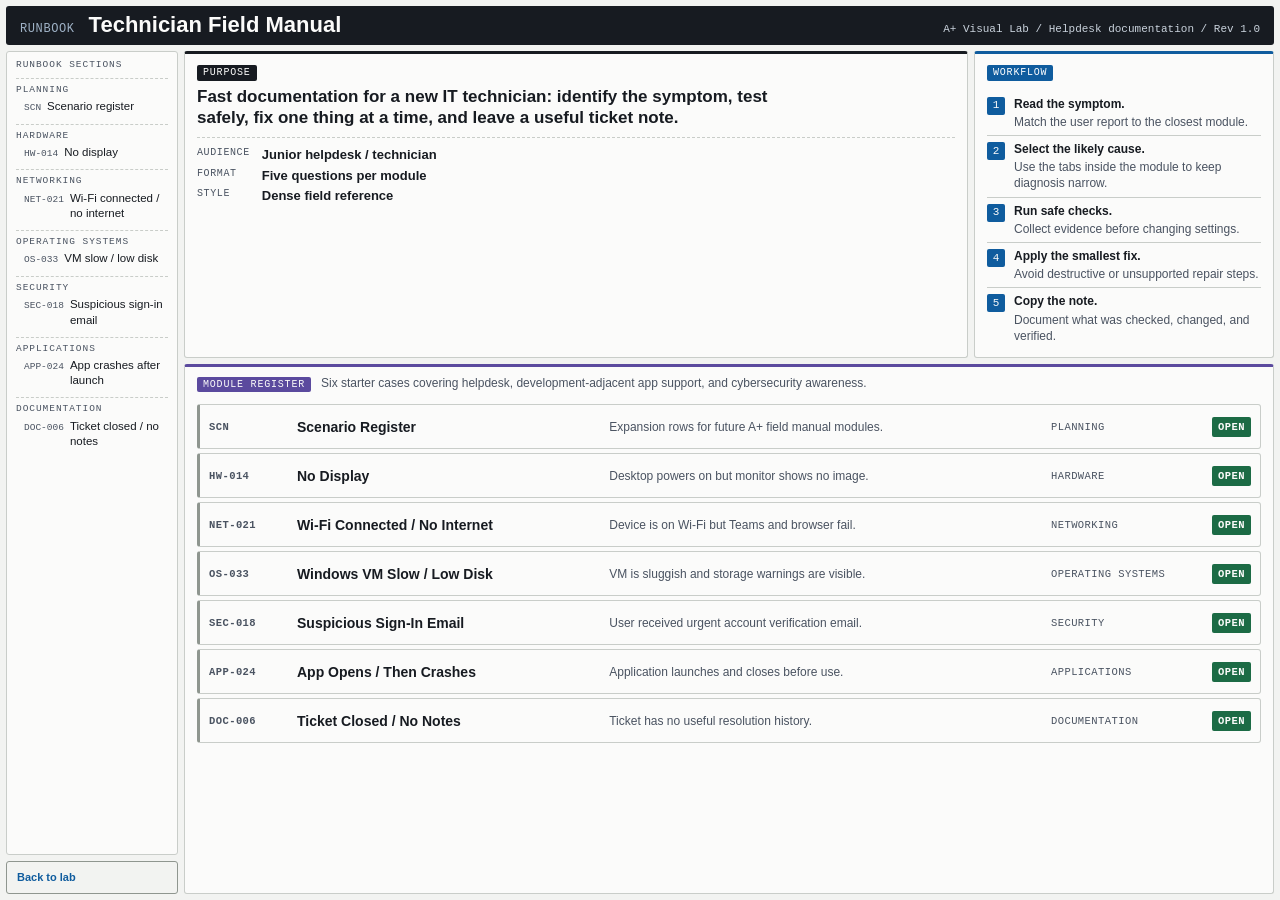
<file: app/technician-index.html>
<!doctype html>
<html lang="en">
<head>
  <meta charset="utf-8">
  <meta name="viewport" content="width=device-width, initial-scale=1">
  <title>Technician Runbook | A+ Visual Lab</title>
  <link rel="stylesheet" href="technician.css">
</head>
<body class="field-body runbook-body">
  <div class="runbook-frame">
    <header class="field-header runbook-header">
      <span class="module-id">RUNBOOK</span>
      <h1>Technician Field Manual</h1>
      <span class="crumb">A+ Visual Lab / Helpdesk documentation / Rev 1.0</span>
    </header>

    <aside class="field-spine runbook-spine">
      <nav class="field-tree">
        <span class="spine-caption">Runbook sections</span>
        <span class="tree-group">Planning</span>
        <a href="scenarios.html"><span>SCN</span> Scenario register</a>
        <span class="tree-group">Hardware</span>
        <a href="technician-display.html"><span>HW-014</span> No display</a>
        <span class="tree-group">Networking</span>
        <a href="technician-wifi.html"><span>NET-021</span> Wi-Fi connected / no internet</a>
        <span class="tree-group">Operating systems</span>
        <a href="technician-vm-storage.html"><span>OS-033</span> VM slow / low disk</a>
        <span class="tree-group">Security</span>
        <a href="technician-phishing.html"><span>SEC-018</span> Suspicious sign-in email</a>
        <span class="tree-group">Applications</span>
        <a href="technician-app-crash.html"><span>APP-024</span> App crashes after launch</a>
        <span class="tree-group">Documentation</span>
        <a href="technician-ticket-notes.html"><span>DOC-006</span> Ticket closed / no notes</a>
      </nav>

      <a class="field-back" href="index.html">Back to lab</a>
    </aside>

    <section class="field-zone runbook-brief">
      <span class="field-label">Purpose</span>
      <p class="symptom">Fast documentation for a new IT technician: identify the symptom, test safely, fix one thing at a time, and leave a useful ticket note.</p>
      <dl>
        <dt>Audience</dt><dd>Junior helpdesk / technician</dd>
        <dt>Format</dt><dd>Five questions per module</dd>
        <dt>Style</dt><dd>Dense field reference</dd>
      </dl>
    </section>

    <section class="field-zone runbook-flow">
      <span class="field-label">Workflow</span>
      <ol>
        <li><b>Read the symptom.</b><span>Match the user report to the closest module.</span></li>
        <li><b>Select the likely cause.</b><span>Use the tabs inside the module to keep diagnosis narrow.</span></li>
        <li><b>Run safe checks.</b><span>Collect evidence before changing settings.</span></li>
        <li><b>Apply the smallest fix.</b><span>Avoid destructive or unsupported repair steps.</span></li>
        <li><b>Copy the note.</b><span>Document what was checked, changed, and verified.</span></li>
      </ol>
    </section>

    <main class="field-zone module-register" id="module-register">
      <div class="register-title">
        <span class="field-label">Module register</span>
        <p>Six starter cases covering helpdesk, development-adjacent app support, and cybersecurity awareness.</p>
      </div>

      <div class="module-table" role="list" aria-label="Technician modules">
        <a class="module-row" href="scenarios.html" role="listitem">
          <span class="module-code">SCN</span>
          <strong>Scenario Register</strong>
          <span>Expansion rows for future A+ field manual modules.</span>
          <em>Planning</em>
          <b>Open</b>
        </a>
        <a class="module-row" href="technician-display.html" role="listitem">
          <span class="module-code">HW-014</span>
          <strong>No Display</strong>
          <span>Desktop powers on but monitor shows no image.</span>
          <em>Hardware</em>
          <b>Open</b>
        </a>
        <a class="module-row" href="technician-wifi.html" role="listitem">
          <span class="module-code">NET-021</span>
          <strong>Wi-Fi Connected / No Internet</strong>
          <span>Device is on Wi-Fi but Teams and browser fail.</span>
          <em>Networking</em>
          <b>Open</b>
        </a>
        <a class="module-row" href="technician-vm-storage.html" role="listitem">
          <span class="module-code">OS-033</span>
          <strong>Windows VM Slow / Low Disk</strong>
          <span>VM is sluggish and storage warnings are visible.</span>
          <em>Operating systems</em>
          <b>Open</b>
        </a>
        <a class="module-row" href="technician-phishing.html" role="listitem">
          <span class="module-code">SEC-018</span>
          <strong>Suspicious Sign-In Email</strong>
          <span>User received urgent account verification email.</span>
          <em>Security</em>
          <b>Open</b>
        </a>
        <a class="module-row" href="technician-app-crash.html" role="listitem">
          <span class="module-code">APP-024</span>
          <strong>App Opens / Then Crashes</strong>
          <span>Application launches and closes before use.</span>
          <em>Applications</em>
          <b>Open</b>
        </a>
        <a class="module-row" href="technician-ticket-notes.html" role="listitem">
          <span class="module-code">DOC-006</span>
          <strong>Ticket Closed / No Notes</strong>
          <span>Ticket has no useful resolution history.</span>
          <em>Documentation</em>
          <b>Open</b>
        </a>
      </div>
    </main>
  </div>
</body>
</html>
</file>
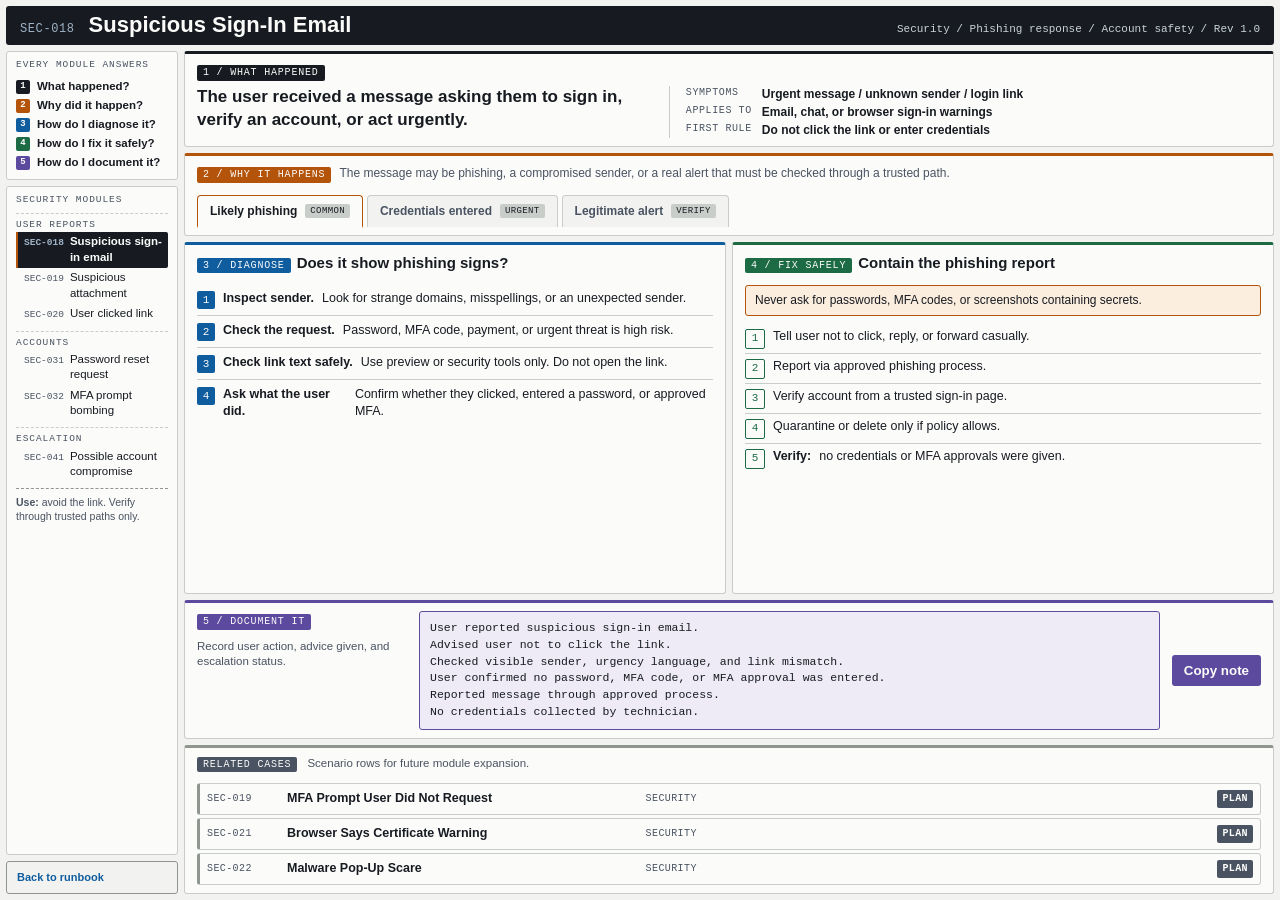
<file: app/technician-phishing.html>
<!doctype html>
<html lang="en">
<head><meta charset="utf-8"><meta name="viewport" content="width=device-width, initial-scale=1"><title>SEC-018 Suspicious Sign-In Email | Field Reference</title><link rel="stylesheet" href="technician.css"></head>
<body class="field-body"><div class="field-frame">
  <header class="field-header"><span class="module-id">SEC-018</span><h1>Suspicious Sign-In Email</h1><span class="crumb">Security / Phishing response / Account safety / Rev 1.0</span></header>
  <aside class="field-spine"><nav class="field-legend"><span class="spine-caption">Every module answers</span><a href="#what" data-k="what"><span>1</span><strong>What happened?</strong></a><a href="#why" data-k="why"><span>2</span><strong>Why did it happen?</strong></a><a href="#diag" data-k="diag"><span>3</span><strong>How do I diagnose it?</strong></a><a href="#fix" data-k="fix"><span>4</span><strong>How do I fix it safely?</strong></a><a href="#doc" data-k="doc"><span>5</span><strong>How do I document it?</strong></a></nav><nav class="field-tree"><span class="spine-caption">Security modules</span><span class="tree-group">User reports</span><a class="active" href="technician-phishing.html"><span>SEC-018</span> Suspicious sign-in email</a><a href="#"><span>SEC-019</span> Suspicious attachment</a><a href="#"><span>SEC-020</span> User clicked link</a><span class="tree-group">Accounts</span><a href="#"><span>SEC-031</span> Password reset request</a><a href="#"><span>SEC-032</span> MFA prompt bombing</a><span class="tree-group">Escalation</span><a href="#"><span>SEC-041</span> Possible account compromise</a><p><b>Use:</b> avoid the link. Verify through trusted paths only.</p></nav><a class="field-back" href="technician-index.html">Back to runbook</a></aside>
  <section class="field-zone field-what" id="what"><span class="field-label">1 / What happened</span><div class="what-row"><p class="symptom">The user received a message asking them to sign in, verify an account, or act urgently.</p><dl><dt>Symptoms</dt><dd>Urgent message / unknown sender / login link</dd><dt>Applies to</dt><dd>Email, chat, or browser sign-in warnings</dd><dt>First rule</dt><dd>Do not click the link or enter credentials</dd></dl></div></section>
  <section class="field-zone field-why" id="why"><span class="field-label">2 / Why it happens</span><p>The message may be phishing, a compromised sender, or a real alert that must be checked through a trusted path.</p><div class="cause-tabs"><button class="cause-tab" type="button" aria-selected="true" data-cause="phish">Likely phishing <span>common</span></button><button class="cause-tab" type="button" aria-selected="false" data-cause="entered">Credentials entered <span>urgent</span></button><button class="cause-tab" type="button" aria-selected="false" data-cause="legit">Legitimate alert <span>verify</span></button></div></section>
  <div class="field-work"><section class="field-zone field-diag" id="diag">
    <div class="cause-panel" data-cause-panel="phish"><span class="field-label">3 / Diagnose</span><h2>Does it show phishing signs?</h2><ol class="field-tests"><li><b>Inspect sender.</b><span>Look for strange domains, misspellings, or an unexpected sender.</span></li><li><b>Check the request.</b><span>Password, MFA code, payment, or urgent threat is high risk.</span></li><li><b>Check link text safely.</b><span>Use preview or security tools only. Do not open the link.</span></li><li><b>Ask what the user did.</b><span>Confirm whether they clicked, entered a password, or approved MFA.</span></li></ol></div>
    <div class="cause-panel" data-cause-panel="entered" hidden><span class="field-label">3 / Diagnose</span><h2>Did the user enter credentials?</h2><ol class="field-tests"><li><b>Ask calmly.</b><span>Find out if password, MFA code, or approval was entered.</span></li><li><b>Record timing.</b><span>Write down when the action happened and from what device.</span></li><li><b>Check account alerts.</b><span>Use approved admin or security tools only.</span></li><li><b>Escalate immediately.</b><span>Security may need to reset sessions and review sign-ins.</span></li></ol></div>
    <div class="cause-panel" data-cause-panel="legit" hidden><span class="field-label">3 / Diagnose</span><h2>Could it be real?</h2><ol class="field-tests"><li><b>Ignore the email link.</b><span>Open the service from a trusted bookmark.</span></li><li><b>Check official account notifications.</b><span>Look inside the trusted service.</span></li><li><b>Confirm with policy.</b><span>Some services send real security alerts.</span></li><li><b>Document uncertainty.</b><span>Do not overstate if not confirmed.</span></li></ol></div>
  </section><section class="field-zone field-fix" id="fix">
    <div class="cause-panel" data-fix-panel="phish"><span class="field-label">4 / Fix safely</span><h2>Contain the phishing report</h2><div class="field-warning">Never ask for passwords, MFA codes, or screenshots containing secrets.</div><ol class="field-steps"><li>Tell user not to click, reply, or forward casually.</li><li>Report via approved phishing process.</li><li>Verify account from a trusted sign-in page.</li><li>Quarantine or delete only if policy allows.</li><li><b>Verify:</b> no credentials or MFA approvals were given.</li></ol></div>
    <div class="cause-panel" data-fix-panel="entered" hidden><span class="field-label">4 / Fix safely</span><h2>Protect the account</h2><div class="field-warning">Treat entered passwords, MFA codes, and unexpected MFA approvals as urgent.</div><ol class="field-steps"><li>Start trusted password reset.</li><li>Escalate for session review and MFA review.</li><li>Preserve evidence of the message.</li><li>Check for suspicious inbox rules if policy allows.</li><li><b>Verify:</b> security review or escalation is recorded.</li></ol></div>
    <div class="cause-panel" data-fix-panel="legit" hidden><span class="field-label">4 / Fix safely</span><h2>Respond through trusted path</h2><div class="field-warning">Do not use the email link even if it may be real.</div><ol class="field-steps"><li>Open service from trusted URL.</li><li>Check account security page.</li><li>Complete required action inside trusted service.</li><li>Report suspicious copy if needed.</li><li><b>Verify:</b> user understands safe path.</li></ol></div>
  </section></div>
  <section class="field-zone field-doc" id="doc"><div><span class="field-label">5 / Document it</span><p>Record user action, advice given, and escalation status.</p></div><pre id="ticketText"></pre><button class="copy-ticket" type="button">Copy note</button></section>
  <section class="field-zone field-related" aria-label="Related scenario rows"><div class="related-title"><span class="field-label">Related cases</span><p>Scenario rows for future module expansion.</p></div><div class="related-table"><a class="related-row" href="scenarios.html#sec-019"><span>SEC-019</span><strong>MFA Prompt User Did Not Request</strong><em>Security</em><b>Plan</b></a><a class="related-row" href="scenarios.html#sec-021"><span>SEC-021</span><strong>Browser Says Certificate Warning</strong><em>Security</em><b>Plan</b></a><a class="related-row" href="scenarios.html#sec-022"><span>SEC-022</span><strong>Malware Pop-Up Scare</strong><em>Security</em><b>Plan</b></a></div></section>
</div><script>
const tabs=document.querySelectorAll(".cause-tab"),panels=document.querySelectorAll("[data-cause-panel], [data-fix-panel]"),ticket=document.querySelector("#ticketText");
const notes={phish:`User reported suspicious sign-in email.
Advised user not to click the link.
Checked visible sender, urgency language, and link mismatch.
User confirmed no password, MFA code, or MFA approval was entered.
Reported message through approved process.
No credentials collected by technician.`,entered:`User reported suspicious sign-in email and confirmed credentials or MFA approval were entered.
Advised user not to use the link again.
Started password reset through trusted account page.
Escalated to security support for session and sign-in review.
No password or MFA code collected by technician.`,legit:`User reported sign-in alert email.
Did not use link in message.
Verified account status through trusted service page.
No suspicious account activity found / action completed.
Documented safe sign-in guidance with user.`};
function selectCause(c){tabs.forEach(t=>t.setAttribute("aria-selected",String(t.dataset.cause===c)));panels.forEach(p=>{const k=p.dataset.causePanel||p.dataset.fixPanel;p.hidden=k!==c});ticket.textContent=notes[c]}tabs.forEach(t=>t.addEventListener("click",()=>selectCause(t.dataset.cause)));selectCause("phish");document.querySelector(".copy-ticket").addEventListener("click",async e=>{await navigator.clipboard?.writeText(ticket.textContent);e.currentTarget.textContent="Copied";setTimeout(()=>e.currentTarget.textContent="Copy note",1200)});
</script></body></html>
</file>
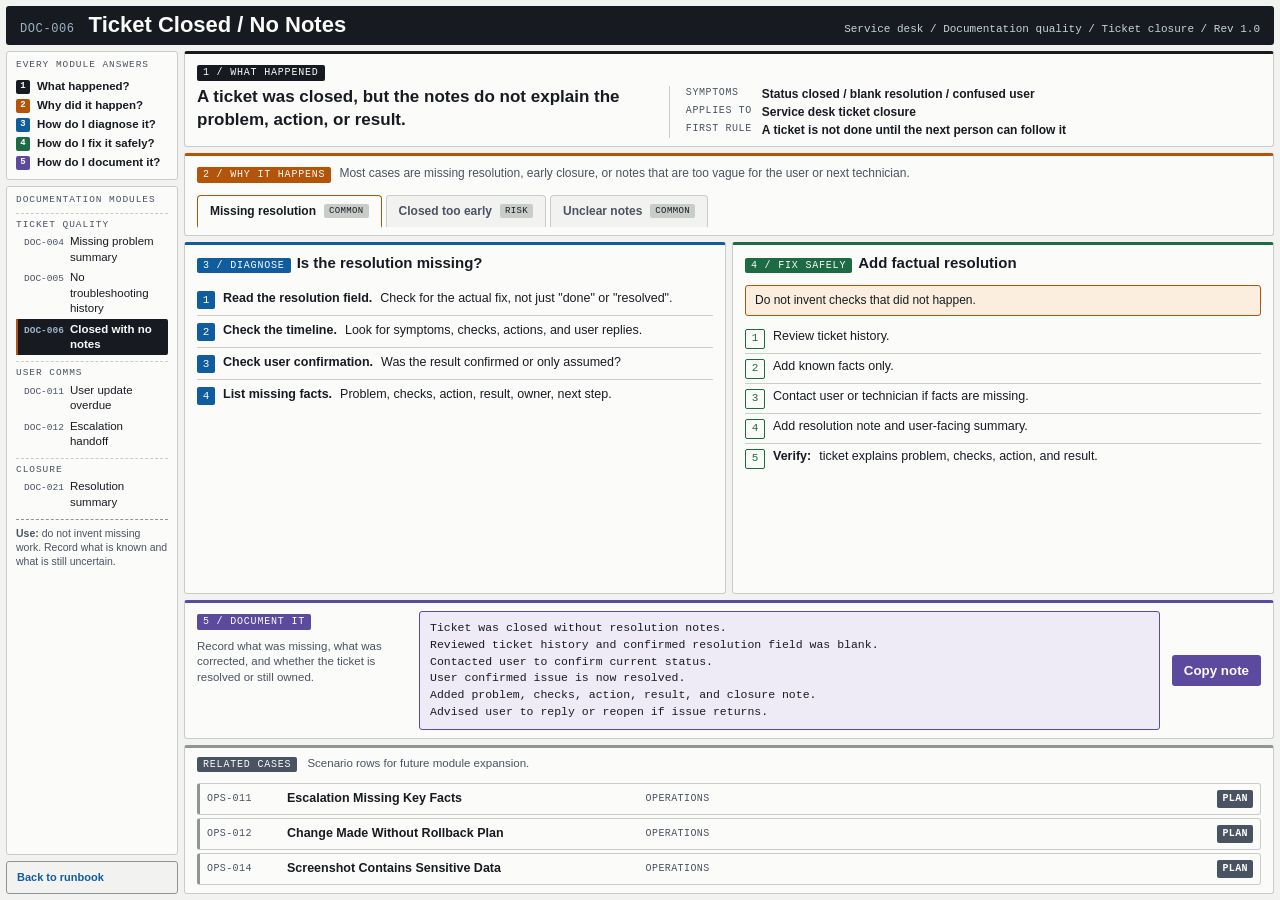
<file: app/technician-ticket-notes.html>
<!doctype html>
<html lang="en">
<head><meta charset="utf-8"><meta name="viewport" content="width=device-width, initial-scale=1"><title>DOC-006 Ticket Closed, No Resolution Notes | Field Reference</title><link rel="stylesheet" href="technician.css"></head>
<body class="field-body"><div class="field-frame">
<header class="field-header"><span class="module-id">DOC-006</span><h1>Ticket Closed / No Notes</h1><span class="crumb">Service desk / Documentation quality / Ticket closure / Rev 1.0</span></header>
<aside class="field-spine"><nav class="field-legend"><span class="spine-caption">Every module answers</span><a href="#what" data-k="what"><span>1</span><strong>What happened?</strong></a><a href="#why" data-k="why"><span>2</span><strong>Why did it happen?</strong></a><a href="#diag" data-k="diag"><span>3</span><strong>How do I diagnose it?</strong></a><a href="#fix" data-k="fix"><span>4</span><strong>How do I fix it safely?</strong></a><a href="#doc" data-k="doc"><span>5</span><strong>How do I document it?</strong></a></nav><nav class="field-tree"><span class="spine-caption">Documentation modules</span><span class="tree-group">Ticket quality</span><a href="#"><span>DOC-004</span> Missing problem summary</a><a href="#"><span>DOC-005</span> No troubleshooting history</a><a class="active" href="technician-ticket-notes.html"><span>DOC-006</span> Closed with no notes</a><span class="tree-group">User comms</span><a href="#"><span>DOC-011</span> User update overdue</a><a href="#"><span>DOC-012</span> Escalation handoff</a><span class="tree-group">Closure</span><a href="#"><span>DOC-021</span> Resolution summary</a><p><b>Use:</b> do not invent missing work. Record what is known and what is still uncertain.</p></nav><a class="field-back" href="technician-index.html">Back to runbook</a></aside>
<section class="field-zone field-what" id="what"><span class="field-label">1 / What happened</span><div class="what-row"><p class="symptom">A ticket was closed, but the notes do not explain the problem, action, or result.</p><dl><dt>Symptoms</dt><dd>Status closed / blank resolution / confused user</dd><dt>Applies to</dt><dd>Service desk ticket closure</dd><dt>First rule</dt><dd>A ticket is not done until the next person can follow it</dd></dl></div></section>
<section class="field-zone field-why" id="why"><span class="field-label">2 / Why it happens</span><p>Most cases are missing resolution, early closure, or notes that are too vague for the user or next technician.</p><div class="cause-tabs"><button class="cause-tab" type="button" aria-selected="true" data-cause="missing">Missing resolution <span>common</span></button><button class="cause-tab" type="button" aria-selected="false" data-cause="premature">Closed too early <span>risk</span></button><button class="cause-tab" type="button" aria-selected="false" data-cause="jargon">Unclear notes <span>common</span></button></div></section>
<div class="field-work"><section class="field-zone field-diag" id="diag"><div class="cause-panel" data-cause-panel="missing"><span class="field-label">3 / Diagnose</span><h2>Is the resolution missing?</h2><ol class="field-tests"><li><b>Read the resolution field.</b><span>Check for the actual fix, not just "done" or "resolved".</span></li><li><b>Check the timeline.</b><span>Look for symptoms, checks, actions, and user replies.</span></li><li><b>Check user confirmation.</b><span>Was the result confirmed or only assumed?</span></li><li><b>List missing facts.</b><span>Problem, checks, action, result, owner, next step.</span></li></ol></div><div class="cause-panel" data-cause-panel="premature" hidden><span class="field-label">3 / Diagnose</span><h2>Was the ticket closed too early?</h2><ol class="field-tests"><li><b>Check current user status.</b><span>Ask whether the issue is resolved now.</span></li><li><b>Check reopen history.</b><span>Repeated reopen means closure failed.</span></li><li><b>Check linked tickets.</b><span>Work may have moved to another ticket.</span></li><li><b>Confirm ownership.</b><span>Decide whether to reopen, reassign, or escalate.</span></li></ol></div><div class="cause-panel" data-cause-panel="jargon" hidden><span class="field-label">3 / Diagnose</span><h2>Are notes too unclear?</h2><ol class="field-tests"><li><b>Read as a new technician.</b><span>Can you tell what was tested and changed?</span></li><li><b>Read as the user.</b><span>Can they understand the outcome?</span></li><li><b>Find vague words.</b><span>Replace "fixed", "checked", and acronyms with exact actions.</span></li><li><b>Check for next step.</b><span>Every unresolved ticket needs an owner and next action.</span></li></ol></div></section><section class="field-zone field-fix" id="fix"><div class="cause-panel" data-fix-panel="missing"><span class="field-label">4 / Fix safely</span><h2>Add factual resolution</h2><div class="field-warning">Do not invent checks that did not happen.</div><ol class="field-steps"><li>Review ticket history.</li><li>Add known facts only.</li><li>Contact user or technician if facts are missing.</li><li>Add resolution note and user-facing summary.</li><li><b>Verify:</b> ticket explains problem, checks, action, and result.</li></ol></div><div class="cause-panel" data-fix-panel="premature" hidden><span class="field-label">4 / Fix safely</span><h2>Reopen or redirect</h2><div class="field-warning">Do not close again without evidence.</div><ol class="field-steps"><li>Reopen if policy allows.</li><li>Move ticket to Diagnose, Waiting, or Escalated.</li><li>Add note explaining why it was reopened.</li><li>Contact user with current owner and next step.</li><li><b>Verify:</b> owner and next action are clear.</li></ol></div><div class="cause-panel" data-fix-panel="jargon" hidden><span class="field-label">4 / Fix safely</span><h2>Rewrite in plain language</h2><div class="field-warning">Keep technical detail, but make it readable.</div><ol class="field-steps"><li>Keep exact checks and results.</li><li>Replace jargon with plain terms.</li><li>Add user-facing outcome.</li><li>Add escalation or reopen path.</li><li><b>Verify:</b> a new tech can continue work.</li></ol></div></section></div>
<section class="field-zone field-doc" id="doc"><div><span class="field-label">5 / Document it</span><p>Record what was missing, what was corrected, and whether the ticket is resolved or still owned.</p></div><pre id="ticketText"></pre><button class="copy-ticket" type="button">Copy note</button></section>
<section class="field-zone field-related" aria-label="Related scenario rows"><div class="related-title"><span class="field-label">Related cases</span><p>Scenario rows for future module expansion.</p></div><div class="related-table"><a class="related-row" href="scenarios.html#ops-011"><span>OPS-011</span><strong>Escalation Missing Key Facts</strong><em>Operations</em><b>Plan</b></a><a class="related-row" href="scenarios.html#ops-012"><span>OPS-012</span><strong>Change Made Without Rollback Plan</strong><em>Operations</em><b>Plan</b></a><a class="related-row" href="scenarios.html#ops-014"><span>OPS-014</span><strong>Screenshot Contains Sensitive Data</strong><em>Operations</em><b>Plan</b></a></div></section>
</div><script>
const tabs=document.querySelectorAll(".cause-tab"),panels=document.querySelectorAll("[data-cause-panel], [data-fix-panel]"),ticket=document.querySelector("#ticketText");
const notes={missing:`Ticket was closed without resolution notes.
Reviewed ticket history and confirmed resolution field was blank.
Contacted user to confirm current status.
User confirmed issue is now resolved.
Added problem, checks, action, result, and closure note.
Advised user to reply or reopen if issue returns.`,premature:`Ticket was closed without enough evidence.
Reviewed history and could not confirm resolution.
Contacted user for current status.
User reports issue is still occurring.
Reopened ticket and moved to Diagnose / Waiting.
Added note explaining missing resolution details.`,jargon:`Ticket closure note was unclear to user and next technician.
Reviewed original technical notes.
Rewrote summary in plain language.
Kept exact checks, action, result, and next step.
Added user-facing outcome and next step.
No unsupported actions added to record.`};
function selectCause(c){tabs.forEach(t=>t.setAttribute("aria-selected",String(t.dataset.cause===c)));panels.forEach(p=>{const k=p.dataset.causePanel||p.dataset.fixPanel;p.hidden=k!==c});ticket.textContent=notes[c]}tabs.forEach(t=>t.addEventListener("click",()=>selectCause(t.dataset.cause)));selectCause("missing");document.querySelector(".copy-ticket").addEventListener("click",async e=>{await navigator.clipboard?.writeText(ticket.textContent);e.currentTarget.textContent="Copied";setTimeout(()=>e.currentTarget.textContent="Copy note",1200)});
</script></body></html>
</file>
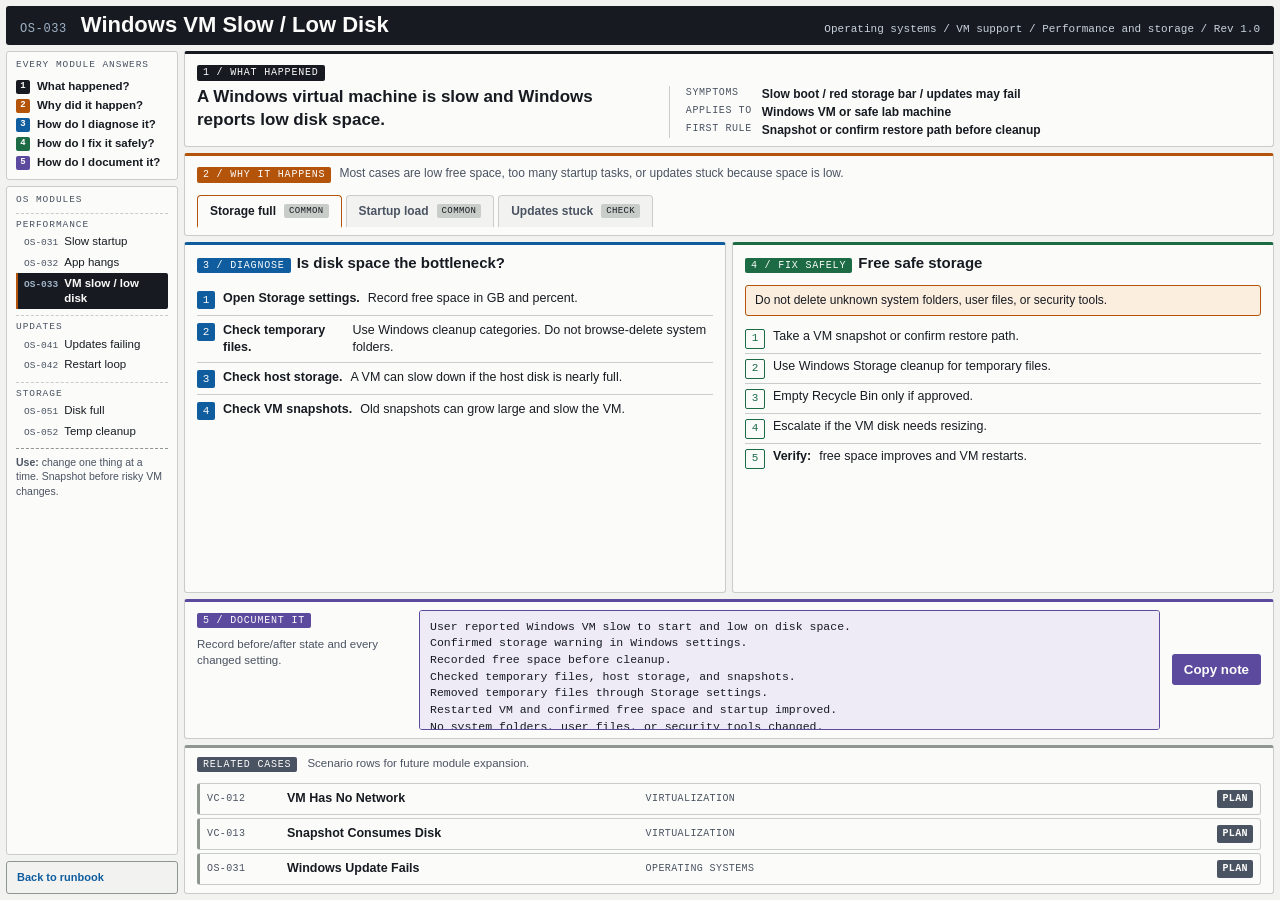
<file: app/technician-vm-storage.html>
<!doctype html>
<html lang="en">
<head>
  <meta charset="utf-8">
  <meta name="viewport" content="width=device-width, initial-scale=1">
  <title>OS-033 Windows VM Slow, Low Disk Space | Field Reference</title>
  <link rel="stylesheet" href="technician.css">
</head>
<body class="field-body">
  <div class="field-frame">
    <header class="field-header"><span class="module-id">OS-033</span><h1>Windows VM Slow / Low Disk</h1><span class="crumb">Operating systems / VM support / Performance and storage / Rev 1.0</span></header>
    <aside class="field-spine">
      <nav class="field-legend"><span class="spine-caption">Every module answers</span><a href="#what" data-k="what"><span>1</span><strong>What happened?</strong></a><a href="#why" data-k="why"><span>2</span><strong>Why did it happen?</strong></a><a href="#diag" data-k="diag"><span>3</span><strong>How do I diagnose it?</strong></a><a href="#fix" data-k="fix"><span>4</span><strong>How do I fix it safely?</strong></a><a href="#doc" data-k="doc"><span>5</span><strong>How do I document it?</strong></a></nav>
      <nav class="field-tree"><span class="spine-caption">OS modules</span><span class="tree-group">Performance</span><a href="#"><span>OS-031</span> Slow startup</a><a href="#"><span>OS-032</span> App hangs</a><a class="active" href="technician-vm-storage.html"><span>OS-033</span> VM slow / low disk</a><span class="tree-group">Updates</span><a href="#"><span>OS-041</span> Updates failing</a><a href="#"><span>OS-042</span> Restart loop</a><span class="tree-group">Storage</span><a href="#"><span>OS-051</span> Disk full</a><a href="#"><span>OS-052</span> Temp cleanup</a><p><b>Use:</b> change one thing at a time. Snapshot before risky VM changes.</p></nav>
      <a class="field-back" href="technician-index.html">Back to runbook</a>
    </aside>
    <section class="field-zone field-what" id="what"><span class="field-label">1 / What happened</span><div class="what-row"><p class="symptom">A Windows virtual machine is slow and Windows reports low disk space.</p><dl><dt>Symptoms</dt><dd>Slow boot / red storage bar / updates may fail</dd><dt>Applies to</dt><dd>Windows VM or safe lab machine</dd><dt>First rule</dt><dd>Snapshot or confirm restore path before cleanup</dd></dl></div></section>
    <section class="field-zone field-why" id="why"><span class="field-label">2 / Why it happens</span><p>Most cases are low free space, too many startup tasks, or updates stuck because space is low.</p><div class="cause-tabs"><button class="cause-tab" type="button" aria-selected="true" data-cause="storage">Storage full <span>common</span></button><button class="cause-tab" type="button" aria-selected="false" data-cause="startup">Startup load <span>common</span></button><button class="cause-tab" type="button" aria-selected="false" data-cause="updates">Updates stuck <span>check</span></button></div></section>
    <div class="field-work">
      <section class="field-zone field-diag" id="diag">
        <div class="cause-panel" data-cause-panel="storage"><span class="field-label">3 / Diagnose</span><h2>Is disk space the bottleneck?</h2><ol class="field-tests"><li><b>Open Storage settings.</b><span>Record free space in GB and percent.</span></li><li><b>Check temporary files.</b><span>Use Windows cleanup categories. Do not browse-delete system folders.</span></li><li><b>Check host storage.</b><span>A VM can slow down if the host disk is nearly full.</span></li><li><b>Check VM snapshots.</b><span>Old snapshots can grow large and slow the VM.</span></li></ol></div>
        <div class="cause-panel" data-cause-panel="startup" hidden><span class="field-label">3 / Diagnose</span><h2>Are startup apps slowing boot?</h2><ol class="field-tests"><li><b>Open Task Manager.</b><span>Check CPU, memory, disk, and Startup apps.</span></li><li><b>Sort by startup impact.</b><span>Look for high-impact non-essential apps.</span></li><li><b>Ask what changed.</b><span>Recent installs, agents, or updates can explain new slowness.</span></li><li><b>Restart and time it.</b><span>Confirm the symptom is repeatable before changing settings.</span></li></ol></div>
        <div class="cause-panel" data-cause-panel="updates" hidden><span class="field-label">3 / Diagnose</span><h2>Are updates pending or stuck?</h2><ol class="field-tests"><li><b>Open Windows Update.</b><span>Record pending, failed, or paused updates.</span></li><li><b>Check restart requirement.</b><span>Some updates wait for reboot before cleanup helps.</span></li><li><b>Check free space.</b><span>Low disk space can block update download and install.</span></li><li><b>Record error codes.</b><span>Escalation needs exact update name and error text.</span></li></ol></div>
      </section>
      <section class="field-zone field-fix" id="fix">
        <div class="cause-panel" data-fix-panel="storage"><span class="field-label">4 / Fix safely</span><h2>Free safe storage</h2><div class="field-warning">Do not delete unknown system folders, user files, or security tools.</div><ol class="field-steps"><li>Take a VM snapshot or confirm restore path.</li><li>Use Windows Storage cleanup for temporary files.</li><li>Empty Recycle Bin only if approved.</li><li>Escalate if the VM disk needs resizing.</li><li><b>Verify:</b> free space improves and VM restarts.</li></ol></div>
        <div class="cause-panel" data-fix-panel="startup" hidden><span class="field-label">4 / Fix safely</span><h2>Reduce startup load</h2><div class="field-warning">Do not disable antivirus, backup, remote support, or management tools.</div><ol class="field-steps"><li>Disable only clearly unnecessary startup apps.</li><li>Restart and time startup again.</li><li>Document every disabled item.</li><li>Re-enable anything that causes problems.</li><li><b>Verify:</b> startup improves without losing required functions.</li></ol></div>
        <div class="cause-panel" data-fix-panel="updates" hidden><span class="field-label">4 / Fix safely</span><h2>Complete updates safely</h2><div class="field-warning">Do not interrupt updates while they are installing or restarting.</div><ol class="field-steps"><li>Free enough disk space first.</li><li>Install pending updates.</li><li>Restart when prompted.</li><li>Record failed update codes if unresolved.</li><li><b>Verify:</b> update page shows current status or a known error.</li></ol></div>
      </section>
    </div>
    <section class="field-zone field-doc" id="doc"><div><span class="field-label">5 / Document it</span><p>Record before/after state and every changed setting.</p></div><pre id="ticketText"></pre><button class="copy-ticket" type="button">Copy note</button></section>
    <section class="field-zone field-related" aria-label="Related scenario rows"><div class="related-title"><span class="field-label">Related cases</span><p>Scenario rows for future module expansion.</p></div><div class="related-table"><a class="related-row" href="scenarios.html#vc-012"><span>VC-012</span><strong>VM Has No Network</strong><em>Virtualization</em><b>Plan</b></a><a class="related-row" href="scenarios.html#vc-013"><span>VC-013</span><strong>Snapshot Consumes Disk</strong><em>Virtualization</em><b>Plan</b></a><a class="related-row" href="scenarios.html#os-031"><span>OS-031</span><strong>Windows Update Fails</strong><em>Operating Systems</em><b>Plan</b></a></div></section>
  </div>
  <script>
    const tabs=document.querySelectorAll(".cause-tab"),panels=document.querySelectorAll("[data-cause-panel], [data-fix-panel]"),ticket=document.querySelector("#ticketText");
    const notes={storage:`User reported Windows VM slow to start and low on disk space.
Confirmed storage warning in Windows settings.
Recorded free space before cleanup.
Checked temporary files, host storage, and snapshots.
Removed temporary files through Storage settings.
Restarted VM and confirmed free space and startup improved.
No system folders, user files, or security tools changed.`,startup:`User reported Windows VM slow to start.
Confirmed symptom after restart.
Reviewed Task Manager startup apps and resource use.
Disabled approved non-essential startup items.
Restarted and confirmed improved startup time.
No security or management tools disabled.`,updates:`User reported Windows VM slow and updates failing.
Checked Windows Update status, error text, and free disk space.
Installed pending updates after cleanup.
Restarted VM and retested.
Recorded update status in ticket.
No unsupported repair actions taken.`};
    function selectCause(cause){tabs.forEach(t=>t.setAttribute("aria-selected",String(t.dataset.cause===cause)));panels.forEach(p=>{const key=p.dataset.causePanel||p.dataset.fixPanel;p.hidden=key!==cause});ticket.textContent=notes[cause]}
    tabs.forEach(t=>t.addEventListener("click",()=>selectCause(t.dataset.cause)));selectCause("storage");
    document.querySelector(".copy-ticket").addEventListener("click",async e=>{await navigator.clipboard?.writeText(ticket.textContent);e.currentTarget.textContent="Copied";setTimeout(()=>e.currentTarget.textContent="Copy note",1200)});
  </script>
</body>
</html>
</file>
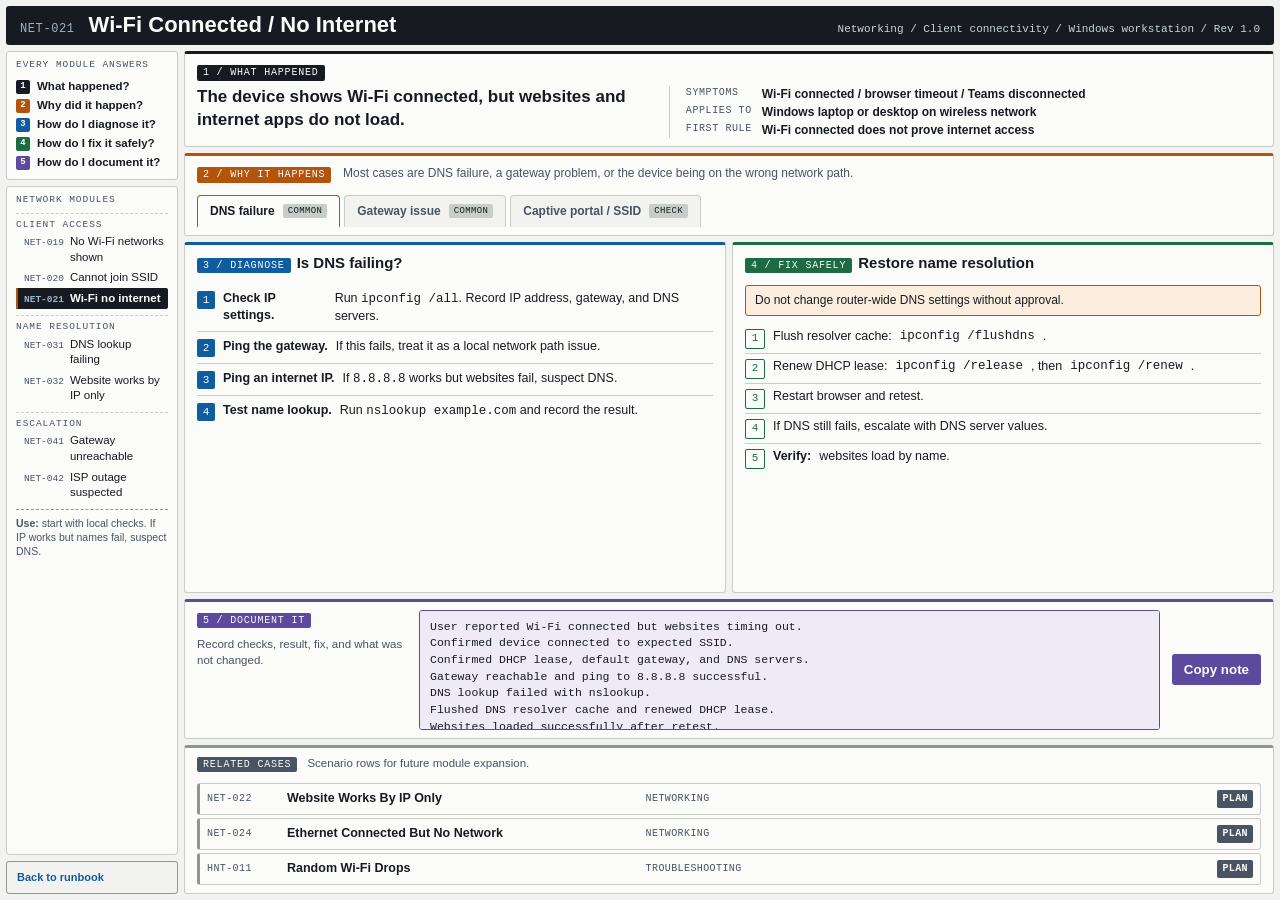
<file: app/technician-wifi.html>
<!doctype html>
<html lang="en">
<head>
  <meta charset="utf-8">
  <meta name="viewport" content="width=device-width, initial-scale=1">
  <title>NET-021 Wi-Fi Connected, No Internet | Field Reference</title>
  <link rel="stylesheet" href="technician.css">
</head>
<body class="field-body">
  <div class="field-frame">
    <header class="field-header">
      <span class="module-id">NET-021</span>
      <h1>Wi-Fi Connected / No Internet</h1>
      <span class="crumb">Networking / Client connectivity / Windows workstation / Rev 1.0</span>
    </header>

    <aside class="field-spine">
      <nav class="field-legend" aria-label="Module structure">
        <span class="spine-caption">Every module answers</span>
        <a href="#what" data-k="what"><span>1</span><strong>What happened?</strong></a>
        <a href="#why" data-k="why"><span>2</span><strong>Why did it happen?</strong></a>
        <a href="#diag" data-k="diag"><span>3</span><strong>How do I diagnose it?</strong></a>
        <a href="#fix" data-k="fix"><span>4</span><strong>How do I fix it safely?</strong></a>
        <a href="#doc" data-k="doc"><span>5</span><strong>How do I document it?</strong></a>
      </nav>
      <nav class="field-tree" aria-label="Network modules">
        <span class="spine-caption">Network modules</span>
        <span class="tree-group">Client access</span>
        <a href="#"><span>NET-019</span> No Wi-Fi networks shown</a>
        <a href="#"><span>NET-020</span> Cannot join SSID</a>
        <a class="active" href="technician-wifi.html" aria-current="page"><span>NET-021</span> Wi-Fi no internet</a>
        <span class="tree-group">Name resolution</span>
        <a href="#"><span>NET-031</span> DNS lookup failing</a>
        <a href="#"><span>NET-032</span> Website works by IP only</a>
        <span class="tree-group">Escalation</span>
        <a href="#"><span>NET-041</span> Gateway unreachable</a>
        <a href="#"><span>NET-042</span> ISP outage suspected</a>
        <p><b>Use:</b> start with local checks. If IP works but names fail, suspect DNS.</p>
      </nav>
      <a class="field-back" href="technician-index.html">Back to runbook</a>
    </aside>

    <section class="field-zone field-what" id="what">
      <span class="field-label">1 / What happened</span>
      <div class="what-row">
        <p class="symptom">The device shows Wi-Fi connected, but websites and internet apps do not load.</p>
        <dl>
          <dt>Symptoms</dt><dd>Wi-Fi connected / browser timeout / Teams disconnected</dd>
          <dt>Applies to</dt><dd>Windows laptop or desktop on wireless network</dd>
          <dt>First rule</dt><dd>Wi-Fi connected does not prove internet access</dd>
        </dl>
      </div>
    </section>

    <section class="field-zone field-why" id="why">
      <span class="field-label">2 / Why it happens</span>
      <p>Most cases are DNS failure, a gateway problem, or the device being on the wrong network path.</p>
      <div class="cause-tabs" role="tablist">
        <button class="cause-tab" type="button" aria-selected="true" data-cause="dns">DNS failure <span>common</span></button>
        <button class="cause-tab" type="button" aria-selected="false" data-cause="gateway">Gateway issue <span>common</span></button>
        <button class="cause-tab" type="button" aria-selected="false" data-cause="portal">Captive portal / SSID <span>check</span></button>
      </div>
    </section>

    <div class="field-work">
      <section class="field-zone field-diag" id="diag">
        <div class="cause-panel" data-cause-panel="dns">
          <span class="field-label">3 / Diagnose</span><h2>Is DNS failing?</h2>
          <ol class="field-tests">
            <li><b>Check IP settings.</b><span>Run <code>ipconfig /all</code>. Record IP address, gateway, and DNS servers.</span></li>
            <li><b>Ping the gateway.</b><span>If this fails, treat it as a local network path issue.</span></li>
            <li><b>Ping an internet IP.</b><span>If <code>8.8.8.8</code> works but websites fail, suspect DNS.</span></li>
            <li><b>Test name lookup.</b><span>Run <code>nslookup example.com</code> and record the result.</span></li>
          </ol>
        </div>
        <div class="cause-panel" data-cause-panel="gateway" hidden>
          <span class="field-label">3 / Diagnose</span><h2>Is the gateway reachable?</h2>
          <ol class="field-tests">
            <li><b>Find the default gateway.</b><span>Use <code>ipconfig /all</code>. Do not guess the address.</span></li>
            <li><b>Ping the gateway.</b><span>If it fails, the device may not be reaching the router.</span></li>
            <li><b>Compare another device.</b><span>If several devices fail, escalate the network or ISP path.</span></li>
            <li><b>Check Wi-Fi signal and SSID.</b><span>Weak signal or the wrong network can look like no internet.</span></li>
          </ol>
        </div>
        <div class="cause-panel" data-cause-panel="portal" hidden>
          <span class="field-label">3 / Diagnose</span><h2>Is the user on the wrong network?</h2>
          <ol class="field-tests">
            <li><b>Confirm SSID.</b><span>Check the expected network name.</span></li>
            <li><b>Open a plain HTTP test page.</b><span>Captive portals often redirect the first browser request.</span></li>
            <li><b>Check VPN or filtering status.</b><span>Disconnect or bypass only if policy allows.</span></li>
            <li><b>Ask where the user is.</b><span>Guest, hotel, and campus Wi-Fi often need a sign-in step.</span></li>
          </ol>
        </div>
      </section>

      <section class="field-zone field-fix" id="fix">
        <div class="cause-panel" data-fix-panel="dns">
          <span class="field-label">4 / Fix safely</span><h2>Restore name resolution</h2>
          <div class="field-warning">Do not change router-wide DNS settings without approval.</div>
          <ol class="field-steps">
            <li>Flush resolver cache: <code>ipconfig /flushdns</code>.</li>
            <li>Renew DHCP lease: <code>ipconfig /release</code>, then <code>ipconfig /renew</code>.</li>
            <li>Restart browser and retest.</li>
            <li>If DNS still fails, escalate with DNS server values.</li>
            <li><b>Verify:</b> websites load by name.</li>
          </ol>
        </div>
        <div class="cause-panel" data-fix-panel="gateway" hidden>
          <span class="field-label">4 / Fix safely</span><h2>Restore local path</h2>
          <div class="field-warning">Do not reset shared network equipment without approval.</div>
          <ol class="field-steps">
            <li>Reconnect to the correct Wi-Fi network.</li>
            <li>Move closer to the access point if signal is weak.</li>
            <li>Renew DHCP lease after confirming the correct SSID.</li>
            <li>Escalate if gateway remains unreachable.</li>
            <li><b>Verify:</b> gateway and internet IP both respond.</li>
          </ol>
        </div>
        <div class="cause-panel" data-fix-panel="portal" hidden>
          <span class="field-label">4 / Fix safely</span><h2>Complete safe access path</h2>
          <div class="field-warning">Never enter credentials into an unexpected page without confirming it is trusted.</div>
          <ol class="field-steps">
            <li>Join the correct SSID.</li>
            <li>Open the approved captive portal if expected.</li>
            <li>Disconnect VPN only if policy allows.</li>
            <li>Restart browser and retest.</li>
            <li><b>Verify:</b> Teams/email/browser all reconnect.</li>
          </ol>
        </div>
      </section>
    </div>

    <section class="field-zone field-doc" id="doc">
      <div><span class="field-label">5 / Document it</span><p>Record checks, result, fix, and what was not changed.</p></div>
      <pre id="ticketText"></pre>
      <button class="copy-ticket" type="button">Copy note</button>
    </section>

    <section class="field-zone field-related" aria-label="Related scenario rows">
      <div class="related-title">
        <span class="field-label">Related cases</span>
        <p>Scenario rows for future module expansion.</p>
      </div>
      <div class="related-table">
        <a class="related-row" href="scenarios.html#net-022"><span>NET-022</span><strong>Website Works By IP Only</strong><em>Networking</em><b>Plan</b></a>
        <a class="related-row" href="scenarios.html#net-024"><span>NET-024</span><strong>Ethernet Connected But No Network</strong><em>Networking</em><b>Plan</b></a>
        <a class="related-row" href="scenarios.html#hnt-011"><span>HNT-011</span><strong>Random Wi-Fi Drops</strong><em>Troubleshooting</em><b>Plan</b></a>
      </div>
    </section>
  </div>
  <script>
    const tabs = document.querySelectorAll(".cause-tab");
    const panels = document.querySelectorAll("[data-cause-panel], [data-fix-panel]");
    const ticket = document.querySelector("#ticketText");
    const notes = {
      dns: `User reported Wi-Fi connected but websites timing out.
Confirmed device connected to expected SSID.
Confirmed DHCP lease, default gateway, and DNS servers.
Gateway reachable and ping to 8.8.8.8 successful.
DNS lookup failed with nslookup.
Flushed DNS resolver cache and renewed DHCP lease.
Websites loaded successfully after retest.
No router settings changed.`,
      gateway: `User reported Wi-Fi connected but no internet access.
Confirmed expected SSID and DHCP lease.
Gateway did not respond to ping.
Renewed DHCP lease and retested.
Gateway remained unreachable.
No router or access point settings changed.
Escalated to network support.`,
      portal: `User reported Wi-Fi connected but internet apps offline.
Confirmed user was connected to guest/captive SSID.
Browser redirected to expected sign-in portal.
User completed approved access step.
Teams, email, and browser reconnected after retest.
No credentials collected by technician.`
    };
    function selectCause(cause) {
      tabs.forEach((tab) => tab.setAttribute("aria-selected", String(tab.dataset.cause === cause)));
      panels.forEach((panel) => {
        const key = panel.dataset.causePanel || panel.dataset.fixPanel;
        panel.hidden = key !== cause;
      });
      ticket.textContent = notes[cause];
    }
    tabs.forEach((tab) => tab.addEventListener("click", () => selectCause(tab.dataset.cause)));
    selectCause("dns");
    document.querySelector(".copy-ticket").addEventListener("click", async (event) => {
      await navigator.clipboard?.writeText(ticket.textContent);
      event.currentTarget.textContent = "Copied";
      setTimeout(() => { event.currentTarget.textContent = "Copy note"; }, 1200);
    });
  </script>
</body>
</html>
</file>
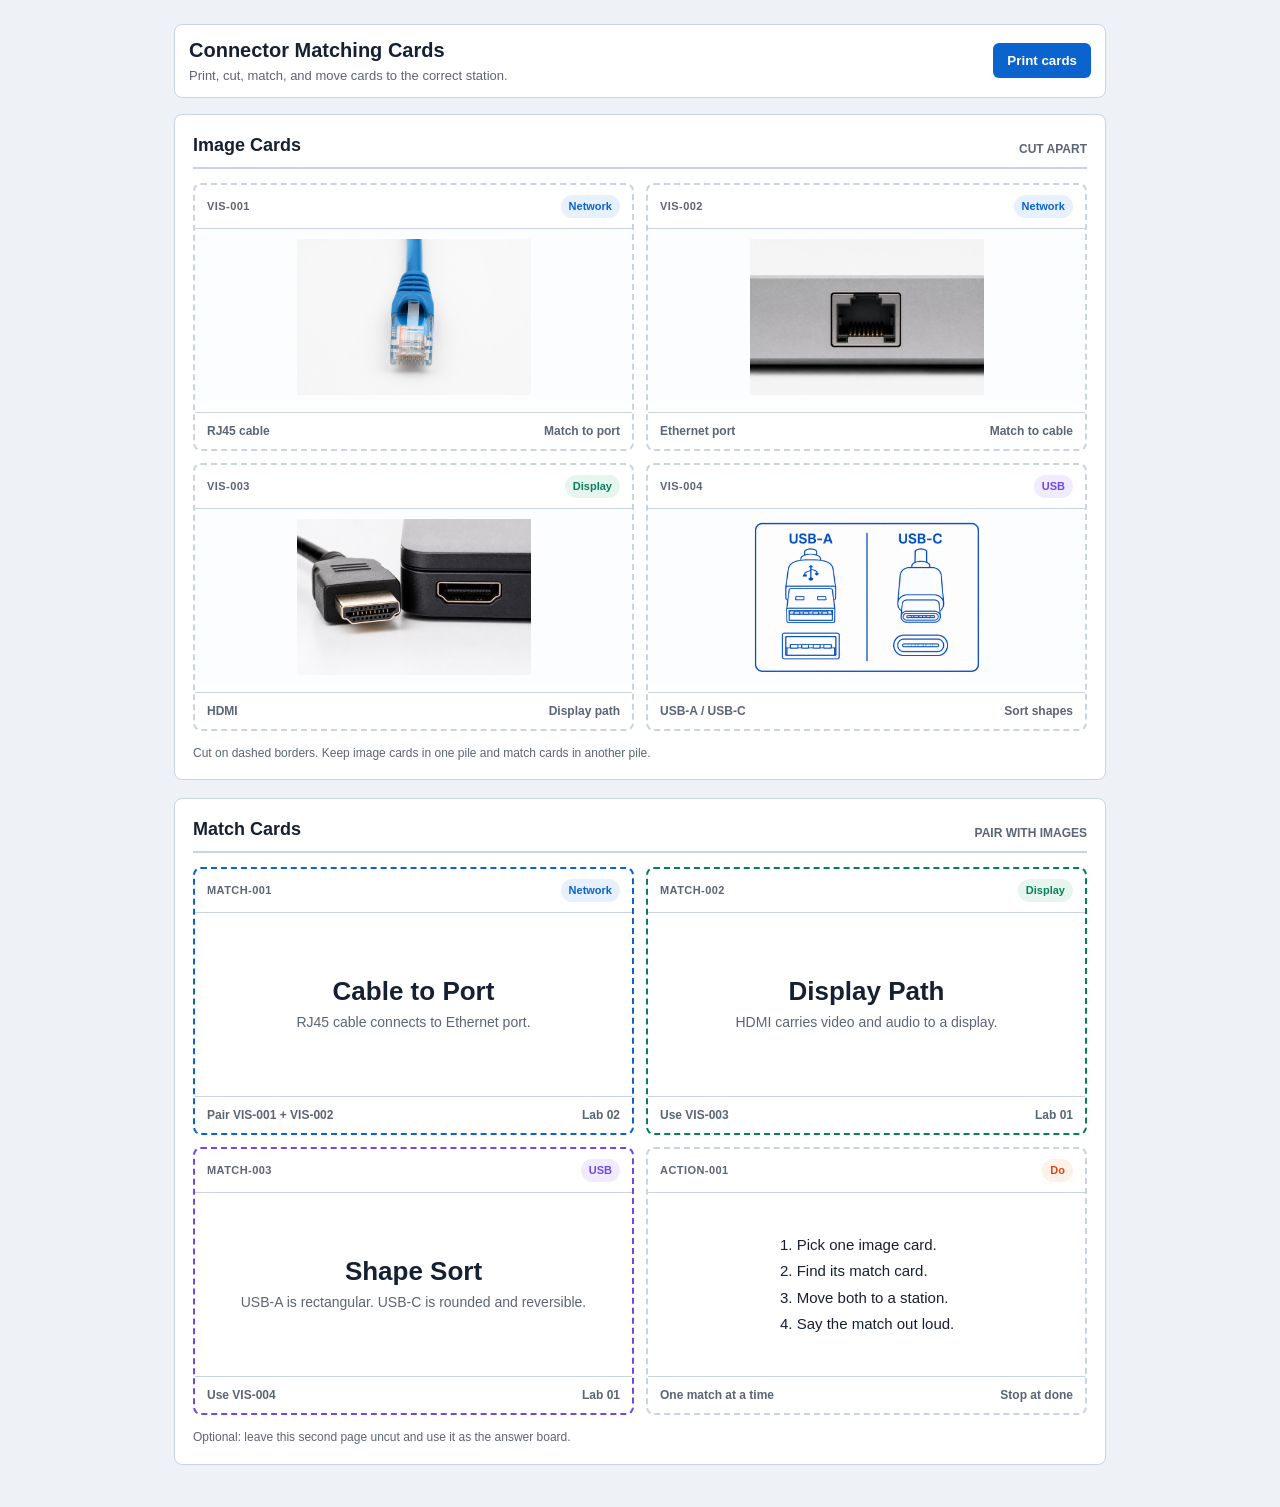
<file: cards/connector-matching-cards.html>
<!doctype html>
<html lang="en">
<head>
  <meta charset="utf-8">
  <meta name="viewport" content="width=device-width, initial-scale=1">
  <title>Connector Matching Cards</title>
  <style>
    :root {
      --ink: #152033;
      --muted: #5a6576;
      --line: #c8d4e2;
      --paper: #ffffff;
      --network: #0b63ce;
      --display: #087f5b;
      --usb: #7048e8;
      --action: #d9480f;
      --soft-network: #e7f0ff;
      --soft-display: #e6f6ef;
      --soft-usb: #f0ebff;
      --soft-action: #fff1e8;
    }

    * {
      box-sizing: border-box;
    }

    body {
      margin: 0;
      background: #eef2f6;
      color: var(--ink);
      font-family: Arial, Helvetica, sans-serif;
      line-height: 1.35;
    }

    main {
      width: min(100%, 980px);
      margin: 0 auto;
      padding: 24px;
    }

    .toolbar {
      display: flex;
      justify-content: space-between;
      gap: 16px;
      align-items: center;
      margin-bottom: 16px;
      padding: 12px 14px;
      background: var(--paper);
      border: 1px solid var(--line);
      border-radius: 8px;
    }

    .toolbar h1 {
      margin: 0;
      font-size: 20px;
      letter-spacing: 0;
    }

    .toolbar p {
      margin: 3px 0 0;
      color: var(--muted);
      font-size: 13px;
    }

    .print-button {
      border: 0;
      border-radius: 6px;
      padding: 10px 14px;
      color: white;
      background: var(--network);
      font-weight: 700;
      cursor: pointer;
    }

    .sheet {
      background: var(--paper);
      border: 1px solid var(--line);
      border-radius: 8px;
      padding: 18px;
      margin-bottom: 18px;
    }

    .sheet-title {
      display: flex;
      justify-content: space-between;
      gap: 12px;
      align-items: end;
      margin-bottom: 14px;
      border-bottom: 2px solid var(--line);
      padding-bottom: 10px;
    }

    .sheet-title h2 {
      margin: 0;
      font-size: 18px;
    }

    .sheet-title span {
      color: var(--muted);
      font-size: 12px;
      font-weight: 700;
      text-transform: uppercase;
    }

    .card-grid {
      display: grid;
      grid-template-columns: repeat(2, minmax(0, 1fr));
      gap: 12px;
    }

    .card {
      min-height: 268px;
      display: grid;
      grid-template-rows: auto 1fr auto;
      overflow: hidden;
      border: 2px dashed var(--line);
      border-radius: 8px;
      background: white;
      break-inside: avoid;
    }

    .card-header {
      display: flex;
      justify-content: space-between;
      gap: 10px;
      align-items: center;
      padding: 10px 12px;
      border-bottom: 1px solid var(--line);
    }

    .asset-id {
      color: var(--muted);
      font-size: 11px;
      font-weight: 700;
      letter-spacing: .04em;
      text-transform: uppercase;
    }

    .tag {
      border-radius: 999px;
      padding: 4px 8px;
      font-size: 11px;
      font-weight: 700;
      white-space: nowrap;
    }

    .network {
      color: var(--network);
      background: var(--soft-network);
    }

    .display {
      color: var(--display);
      background: var(--soft-display);
    }

    .usb {
      color: var(--usb);
      background: var(--soft-usb);
    }

    .action {
      color: var(--action);
      background: var(--soft-action);
    }

    .image-card img {
      width: 100%;
      height: 176px;
      object-fit: contain;
      display: block;
      padding: 10px;
      background: #fbfdff;
    }

    .card-body {
      display: grid;
      place-items: center;
      min-height: 150px;
      padding: 16px;
      text-align: center;
    }

    .card-title {
      margin: 0;
      font-size: 26px;
      line-height: 1.08;
      letter-spacing: 0;
    }

    .card-prompt {
      margin: 8px 0 0;
      color: var(--muted);
      font-size: 14px;
    }

    .card-footer {
      display: flex;
      justify-content: space-between;
      gap: 8px;
      align-items: center;
      padding: 10px 12px;
      border-top: 1px solid var(--line);
      color: var(--muted);
      font-size: 12px;
      font-weight: 700;
    }

    .station-card .card-body {
      min-height: 183px;
    }

    .station-card.network-border {
      border-color: var(--network);
    }

    .station-card.display-border {
      border-color: var(--display);
    }

    .station-card.usb-border {
      border-color: var(--usb);
    }

    .micro-steps {
      margin: 0;
      padding-left: 18px;
      color: var(--ink);
      font-size: 15px;
      text-align: left;
    }

    .micro-steps li {
      margin: 6px 0;
    }

    .cut-note {
      margin: 14px 0 0;
      color: var(--muted);
      font-size: 12px;
    }

    @page {
      size: Letter;
      margin: 0.35in;
    }

    @media print {
      body {
        background: white;
      }

      main {
        width: 100%;
        padding: 0;
      }

      .toolbar {
        display: none;
      }

      .sheet {
        border: 0;
        border-radius: 0;
        padding: 0;
        margin: 0;
        page-break-after: always;
      }

      .sheet:last-child {
        page-break-after: auto;
      }

      .card {
        min-height: 252px;
      }

      .image-card img {
        height: 160px;
      }
    }
  </style>
</head>
<body>
  <main>
    <section class="toolbar" aria-label="Card deck controls">
      <div>
        <h1>Connector Matching Cards</h1>
        <p>Print, cut, match, and move cards to the correct station.</p>
      </div>
      <button class="print-button" type="button" onclick="window.print()">Print cards</button>
    </section>

    <section class="sheet" aria-labelledby="image-cards-title">
      <div class="sheet-title">
        <h2 id="image-cards-title">Image Cards</h2>
        <span>Cut apart</span>
      </div>

      <div class="card-grid">
        <article class="card image-card">
          <div class="card-header">
            <span class="asset-id">VIS-001</span>
            <span class="tag network">Network</span>
          </div>
          <img src="../assets/generated/VIS-001-rj45-ethernet-cable-photo-reference.png" alt="RJ45 Ethernet cable connector with visible clip and gold contacts">
          <div class="card-footer">
            <span>RJ45 cable</span>
            <span>Match to port</span>
          </div>
        </article>

        <article class="card image-card">
          <div class="card-header">
            <span class="asset-id">VIS-002</span>
            <span class="tag network">Network</span>
          </div>
          <img src="../assets/generated/VIS-002-ethernet-port-photo-reference.png" alt="Ethernet port on a generic computer with contact pins visible">
          <div class="card-footer">
            <span>Ethernet port</span>
            <span>Match to cable</span>
          </div>
        </article>

        <article class="card image-card">
          <div class="card-header">
            <span class="asset-id">VIS-003</span>
            <span class="tag display">Display</span>
          </div>
          <img src="../assets/generated/VIS-003-hdmi-cable-port-photo-reference.png" alt="HDMI cable connector next to a matching HDMI port">
          <div class="card-footer">
            <span>HDMI</span>
            <span>Display path</span>
          </div>
        </article>

        <article class="card image-card">
          <div class="card-header">
            <span class="asset-id">VIS-004</span>
            <span class="tag usb">USB</span>
          </div>
          <img src="../assets/generated/VIS-004-usb-a-usb-c-blue-lineart.png" alt="Blue lineart comparison of USB-A and USB-C connector shapes">
          <div class="card-footer">
            <span>USB-A / USB-C</span>
            <span>Sort shapes</span>
          </div>
        </article>
      </div>
      <p class="cut-note">Cut on dashed borders. Keep image cards in one pile and match cards in another pile.</p>
    </section>

    <section class="sheet" aria-labelledby="match-cards-title">
      <div class="sheet-title">
        <h2 id="match-cards-title">Match Cards</h2>
        <span>Pair with images</span>
      </div>

      <div class="card-grid">
        <article class="card station-card network-border">
          <div class="card-header">
            <span class="asset-id">MATCH-001</span>
            <span class="tag network">Network</span>
          </div>
          <div class="card-body">
            <div>
              <h3 class="card-title">Cable to Port</h3>
              <p class="card-prompt">RJ45 cable connects to Ethernet port.</p>
            </div>
          </div>
          <div class="card-footer">
            <span>Pair VIS-001 + VIS-002</span>
            <span>Lab 02</span>
          </div>
        </article>

        <article class="card station-card display-border">
          <div class="card-header">
            <span class="asset-id">MATCH-002</span>
            <span class="tag display">Display</span>
          </div>
          <div class="card-body">
            <div>
              <h3 class="card-title">Display Path</h3>
              <p class="card-prompt">HDMI carries video and audio to a display.</p>
            </div>
          </div>
          <div class="card-footer">
            <span>Use VIS-003</span>
            <span>Lab 01</span>
          </div>
        </article>

        <article class="card station-card usb-border">
          <div class="card-header">
            <span class="asset-id">MATCH-003</span>
            <span class="tag usb">USB</span>
          </div>
          <div class="card-body">
            <div>
              <h3 class="card-title">Shape Sort</h3>
              <p class="card-prompt">USB-A is rectangular. USB-C is rounded and reversible.</p>
            </div>
          </div>
          <div class="card-footer">
            <span>Use VIS-004</span>
            <span>Lab 01</span>
          </div>
        </article>

        <article class="card station-card">
          <div class="card-header">
            <span class="asset-id">ACTION-001</span>
            <span class="tag action">Do</span>
          </div>
          <div class="card-body">
            <ol class="micro-steps">
              <li>Pick one image card.</li>
              <li>Find its match card.</li>
              <li>Move both to a station.</li>
              <li>Say the match out loud.</li>
            </ol>
          </div>
          <div class="card-footer">
            <span>One match at a time</span>
            <span>Stop at done</span>
          </div>
        </article>
      </div>
      <p class="cut-note">Optional: leave this second page uncut and use it as the answer board.</p>
    </section>
  </main>
</body>
</html>
</file>
<file: app/styles.css>
:root {
  --bg: #f3f6fa;
  --surface: #ffffff;
  --ink: #162033;
  --muted: #5d6a7c;
  --line: #cbd7e6;
  --accent: #0b63ce;
  --accent-soft: #e7f0ff;
  --green: #087f5b;
  --green-soft: #e6f6ef;
  --purple: #7048e8;
  --purple-soft: #f0ebff;
  --orange: #d9480f;
  --orange-soft: #fff1e8;
  --danger: #c92a2a;
  --shadow: 0 18px 42px rgba(30, 43, 68, .12);
}

* {
  box-sizing: border-box;
}

body {
  margin: 0;
  color: var(--ink);
  background: var(--bg);
  font-family: Arial, Helvetica, sans-serif;
  line-height: 1.35;
}

button {
  font: inherit;
}

a.tab-button {
  display: inline-flex;
  align-items: center;
  text-decoration: none;
}

.app-shell {
  width: min(100%, 1180px);
  margin: 0 auto;
  padding: 22px;
}

.topbar {
  display: flex;
  justify-content: space-between;
  align-items: center;
  gap: 18px;
  margin-bottom: 18px;
  padding: 16px;
  border: 1px solid var(--line);
  border-radius: 8px;
  background: var(--surface);
  box-shadow: var(--shadow);
}

.topbar > div {
  flex: 0 0 178px;
}

.topbar h1,
.module-heading h2,
.card-pool h3,
.drop-panel h3,
.reflection-box h3,
.evidence-panel h3,
.map-card h3 {
  margin: 0;
  letter-spacing: 0;
}

.topbar h1 {
  font-size: 26px;
}

.topbar p,
.module-heading p,
.card-pool h3,
.drop-panel h3,
.feedback,
.reflection-box p,
.field-label {
  color: var(--muted);
}

.topbar p,
.module-heading p,
.feedback,
.reflection-box p {
  margin: 4px 0 0;
}

.module-tabs {
  display: flex;
  flex: 1;
  flex-wrap: wrap;
  gap: 8px;
}

.tab-button,
.primary-button,
.secondary-button,
.map-mode-button {
  border: 1px solid var(--line);
  border-radius: 7px;
  padding: 10px 13px;
  min-height: 42px;
  color: var(--ink);
  background: white;
  font-weight: 700;
  cursor: pointer;
}

.tab-button.active,
.primary-button,
.map-mode-button.active {
  border-color: var(--accent);
  color: white;
  background: var(--accent);
}

.secondary-button:hover,
.tab-button:hover,
.map-mode-button:hover {
  border-color: var(--accent);
}

.module {
  display: none;
  padding: 18px;
  border: 1px solid var(--line);
  border-radius: 8px;
  background: var(--surface);
  box-shadow: var(--shadow);
}

.module.active {
  display: block;
}

.module-heading {
  display: flex;
  justify-content: space-between;
  gap: 16px;
  align-items: center;
  margin-bottom: 16px;
  padding-bottom: 14px;
  border-bottom: 1px solid var(--line);
}

.module-heading h2 {
  font-size: 24px;
}

.score-card {
  min-width: 98px;
  padding: 10px;
  border-radius: 8px;
  text-align: center;
  background: var(--accent-soft);
  color: var(--accent);
  font-weight: 700;
}

.score-card span {
  display: block;
  font-size: 30px;
  line-height: 1;
}

.score-card small {
  color: var(--muted);
}

.activity-layout {
  display: grid;
  grid-template-columns: minmax(0, .95fr) minmax(340px, 1.05fr);
  gap: 16px;
}

.card-pool,
.drop-panel {
  min-width: 0;
}

.card-pool h3,
.drop-panel h3 {
  margin-bottom: 10px;
  font-size: 14px;
  text-transform: uppercase;
}

.draggable-grid,
.drop-grid {
  display: grid;
  gap: 12px;
}

.draggable-grid {
  grid-template-columns: repeat(2, minmax(0, 1fr));
}

.drag-card,
.drop-zone {
  border: 2px solid var(--line);
  border-radius: 8px;
  background: #fbfdff;
}

.drag-card {
  min-height: 228px;
  display: grid;
  grid-template-rows: 1fr auto;
  overflow: hidden;
  cursor: grab;
}

.drag-card:focus,
.drop-zone:focus,
.flash-card:focus,
.symptom-card:focus,
.check-zone:focus,
.laptop-study-row:focus,
.laptop-map-zone:focus,
.mini-check-button:focus,
.ticket-card:focus,
.stage-button:focus,
.topology-node:focus,
.map-mode-button:focus,
.mode-button:focus,
.course-module-button:focus,
.course-read-button:focus,
.course-start-button:focus,
.route-button:focus,
textarea:focus {
  outline: 3px solid rgba(11, 99, 206, .35);
  outline-offset: 2px;
}

.drag-card.selected,
.symptom-card.selected,
.ticket-card.selected {
  border-color: var(--accent);
  box-shadow: 0 0 0 4px rgba(11, 99, 206, .14);
}

.drag-card.placed {
  opacity: .45;
  cursor: default;
}

.drag-card img {
  width: 100%;
  height: 158px;
  object-fit: contain;
  padding: 10px;
  background: white;
}

.drag-card-footer {
  display: flex;
  justify-content: space-between;
  gap: 8px;
  align-items: center;
  padding: 10px;
  border-top: 1px solid var(--line);
  font-weight: 700;
}

.asset-id {
  color: var(--muted);
  font-size: 11px;
  text-transform: uppercase;
}

.drop-zone {
  min-height: 154px;
  padding: 12px;
}

.drop-zone.over,
.drop-zone.selected-target {
  border-color: var(--accent);
  background: var(--accent-soft);
}

.drop-zone.correct {
  border-color: var(--green);
  background: var(--green-soft);
}

.laptop-layout {
  display: grid;
  grid-template-columns: minmax(0, 1fr) minmax(300px, .36fr);
  gap: 18px;
  align-items: start;
}

.laptop-map-panel,
.laptop-side-panel {
  min-width: 0;
}

.laptop-side-panel {
  display: grid;
  gap: 14px;
}

.laptop-panel-head {
  display: flex;
  justify-content: space-between;
  gap: 12px;
  align-items: center;
  margin-bottom: 12px;
}

.laptop-panel-head.compact {
  align-items: start;
}

.laptop-panel-head h3,
.laptop-panel-head p,
.laptop-stage-header h3,
.laptop-stage-header p,
.laptop-view-title span,
.laptop-view-title small,
.laptop-detail-panel h3,
.laptop-detail-panel p,
.laptop-match-list h3 {
  margin: 0;
}

.laptop-panel-head h3,
.laptop-match-list h3 {
  color: var(--muted);
  font-size: 14px;
  text-transform: uppercase;
}

.laptop-panel-head p {
  margin-top: 4px;
  color: var(--muted);
  font-weight: 700;
}

.laptop-mode-bar {
  display: inline-flex;
  gap: 4px;
  padding: 4px;
  border: 1px solid var(--line);
  border-radius: 8px;
  background: #f8fbff;
}

.mode-button {
  min-height: 36px;
  border: 0;
  border-radius: 6px;
  padding: 8px 10px;
  color: var(--muted);
  background: transparent;
  font-size: 13px;
  font-weight: 800;
  cursor: pointer;
}

.mode-button.active {
  color: white;
  background: var(--accent);
  box-shadow: 0 8px 18px rgba(11, 99, 206, .18);
}

.compact-button {
  min-height: 36px;
  padding: 8px 10px;
  font-size: 12px;
}

.compact-button.active {
  border-color: var(--accent);
  color: var(--accent);
  background: var(--accent-soft);
}

.laptop-part-grid {
  display: grid;
  gap: 10px;
}

.laptop-study-list,
.laptop-answer-grid {
  display: grid;
  gap: 10px;
}

.laptop-study-row,
.laptop-answer-row {
  display: grid;
  grid-template-columns: 38px minmax(0, 1fr);
  gap: 8px 10px;
  align-items: center;
  padding: 10px;
  border: 1px solid var(--line);
  border-radius: 10px;
  background: white;
}

.laptop-study-row {
  width: 100%;
  text-align: left;
  cursor: pointer;
  transition: border-color .16s ease, box-shadow .16s ease, transform .16s ease;
}

.laptop-study-row:hover,
.laptop-study-row.active,
.laptop-study-row.course-focused {
  border-color: var(--accent);
  background: var(--accent-soft);
  box-shadow: 0 10px 22px rgba(30, 43, 68, .08);
  transform: translateY(-1px);
}

.answer-index {
  display: grid;
  place-items: center;
  width: 32px;
  height: 32px;
  border-radius: 999px;
  color: white;
  background: var(--accent);
  font-size: 12px;
  font-weight: 900;
}

.study-copy,
.answer-copy {
  display: grid;
  gap: 4px;
  min-width: 0;
}

.study-copy small,
.answer-copy small {
  color: var(--muted);
  font-size: 12px;
  font-weight: 700;
}

.answer-input {
  grid-column: 1 / -1;
  width: 100%;
  min-height: 42px;
  border: 1px solid var(--line);
  border-radius: 8px;
  padding: 9px 10px;
  color: var(--ink);
  background: #fbfdff;
  font: inherit;
  font-weight: 800;
}

.answer-input:focus {
  border-color: var(--accent);
  outline: 3px solid rgba(11, 99, 206, .2);
  outline-offset: 1px;
}

.mini-check-button {
  min-height: 34px;
  border: 1px solid var(--line);
  border-radius: 8px;
  color: var(--accent);
  background: white;
  font-size: 12px;
  font-weight: 900;
  cursor: pointer;
}

.mini-check-button:hover {
  border-color: var(--accent);
  background: var(--accent-soft);
}

.answer-status {
  justify-self: end;
  color: var(--muted);
  font-size: 12px;
  font-weight: 800;
}

.laptop-answer-row.correct {
  border-color: rgba(8, 127, 91, .45);
  background: var(--green-soft);
}

.laptop-answer-row.correct .answer-index {
  background: var(--green);
}

.laptop-answer-row.wrong {
  border-color: rgba(176, 42, 42, .38);
  background: #fff5f5;
}

.laptop-answer-row.wrong .answer-index {
  background: #b02a2a;
}

.laptop-answer-row.pending {
  border-color: rgba(11, 99, 206, .28);
}

.laptop-zone-grid {
  display: grid;
  gap: 14px;
  overflow: visible;
  padding: 18px;
  border: 2px solid var(--line);
  border-radius: 14px;
  background: linear-gradient(180deg, #ffffff, #f8fbff);
}

.laptop-stage-header {
  text-align: center;
}

.laptop-stage-header h3 {
  color: var(--accent);
  font-size: 34px;
  line-height: 1;
  text-transform: uppercase;
}

.laptop-stage-header p {
  margin-top: 8px;
  color: var(--muted);
  font-weight: 700;
}

.laptop-view-grid {
  display: grid;
  grid-template-columns: minmax(0, .95fr) minmax(0, 1.05fr);
  gap: 14px;
}

.laptop-view-card {
  position: relative;
  overflow: hidden;
  border: 1px solid var(--line);
  border-radius: 14px;
  background: white;
  box-shadow: 0 14px 32px rgba(30, 43, 68, .07);
}

.laptop-view-title {
  display: flex;
  justify-content: space-between;
  gap: 10px;
  align-items: baseline;
  padding: 12px 14px 0;
  color: var(--accent);
  font-weight: 900;
  text-transform: uppercase;
}

.laptop-view-title small {
  color: var(--muted);
  font-size: 11px;
  text-align: right;
  text-transform: none;
}

.laptop-view-card img {
  display: block;
  width: 100%;
  height: auto;
}

.laptop-open-view img {
  max-height: 410px;
  object-fit: contain;
}

.laptop-external-view,
.laptop-internal-view-card {
  overflow: visible;
}

.laptop-internal-view-card {
  grid-row: span 2;
}

.laptop-art-wrap {
  position: relative;
}

.laptop-map-zone {
  position: absolute;
  display: grid;
  place-items: center;
  width: 34px;
  height: 34px;
  padding: 0;
  border: 2px solid var(--line);
  border-radius: 999px;
  text-align: center;
  cursor: pointer;
  background: rgba(255, 255, 255, .95);
  box-shadow: 0 8px 18px rgba(30, 43, 68, .12);
  transition: border-color .16s ease, background .16s ease, box-shadow .16s ease, transform .16s ease;
  z-index: 2;
}

.laptop-map-zone.active,
.laptop-map-zone.hinted,
.laptop-map-zone.course-focused {
  border-color: var(--accent);
  background: var(--accent-soft);
  box-shadow: 0 0 0 5px rgba(11, 99, 206, .12), 0 14px 30px rgba(30, 43, 68, .12);
}

.laptop-map-zone.correct {
  border-color: var(--green);
  background: var(--green-soft);
}

.laptop-map-zone:hover {
  transform: translateY(-2px) scale(1.04);
}

.anchor-number {
  display: grid;
  place-items: center;
  width: 26px;
  height: 26px;
  border-radius: 999px;
  color: white;
  background: var(--accent);
  font-size: 12px;
  font-weight: 900;
}

.laptop-map-zone.correct .anchor-number {
  background: var(--green);
}

.hotspot-popup {
  position: absolute;
  left: 50%;
  bottom: calc(100% + 8px);
  display: grid;
  gap: 4px;
  width: min(230px, 44vw);
  padding: 10px 12px;
  border: 1px solid rgba(11, 99, 206, .22);
  border-radius: 10px;
  color: var(--ink);
  background: white;
  box-shadow: 0 18px 34px rgba(30, 43, 68, .16);
  text-align: left;
  opacity: 0;
  pointer-events: none;
  transform: translateX(-50%) translateY(4px);
  transition: opacity .16s ease, transform .16s ease;
  z-index: 6;
}

.hotspot-popup strong {
  color: var(--accent);
  font-size: 13px;
}

.hotspot-popup small {
  color: var(--muted);
  font-size: 12px;
  font-weight: 700;
  line-height: 1.35;
}

.laptop-map-zone:hover .hotspot-popup,
.laptop-map-zone:focus .hotspot-popup,
.laptop-map-zone.hinted .hotspot-popup {
  opacity: 1;
  transform: translateX(-50%) translateY(0);
}

.anchor-usbc {
  left: 18%;
  top: 24%;
}

.anchor-hdmi {
  left: 18%;
  top: 70%;
}

.anchor-ram {
  right: 20%;
  top: 18%;
}

.anchor-ssd {
  left: 18%;
  top: 72%;
}

.anchor-wifi {
  right: 20%;
  top: 45%;
}

.map-note {
  margin: 0;
  padding: 9px 11px;
  border: 1px solid var(--line);
  border-radius: 10px;
  color: var(--muted);
  background: white;
  font-size: 12px;
  font-weight: 800;
}

.laptop-detail-panel,
.laptop-match-list {
  padding: 14px;
  border: 1px solid var(--line);
  border-radius: 12px;
  background: #fbfdff;
}

.laptop-detail-panel {
  display: grid;
  gap: 10px;
}

.laptop-detail-panel h3 {
  font-size: 21px;
}

.laptop-detail-panel p {
  color: var(--muted);
  font-weight: 700;
}

.laptop-detail-grid {
  display: grid;
  gap: 8px;
  margin: 0;
}

.laptop-detail-grid div {
  display: grid;
  gap: 2px;
  padding-top: 8px;
  border-top: 1px solid var(--line);
}

.laptop-detail-grid dt {
  color: var(--muted);
  font-size: 11px;
  font-weight: 900;
  text-transform: uppercase;
}

.laptop-detail-grid dd {
  margin: 0;
  font-weight: 800;
}

.laptop-guidance {
  padding: 10px;
  border-radius: 10px;
  color: var(--accent);
  background: var(--accent-soft);
}

.laptop-match-list ol {
  display: grid;
  gap: 8px;
  margin: 10px 0 0;
  padding: 0;
  list-style: none;
}

.laptop-match-list li {
  display: grid;
  grid-template-columns: 34px minmax(0, 1fr);
  gap: 2px 8px;
  align-items: center;
  padding: 8px;
  border: 1px solid var(--line);
  border-radius: 10px;
  background: white;
}

.laptop-match-list li span {
  grid-row: span 2;
  display: grid;
  place-items: center;
  width: 28px;
  height: 28px;
  border-radius: 999px;
  color: var(--accent);
  background: var(--accent-soft);
  font-size: 11px;
  font-weight: 900;
}

.laptop-match-list li.done {
  border-color: rgba(8, 127, 91, .45);
  background: var(--green-soft);
}

.laptop-match-list li.done span {
  color: white;
  background: var(--green);
}

.laptop-match-list li.active {
  border-color: rgba(11, 99, 206, .3);
  box-shadow: inset 3px 0 0 var(--accent);
}

.laptop-match-list li.wrong {
  border-color: rgba(176, 42, 42, .38);
  background: #fff5f5;
}

.laptop-match-list li.wrong span {
  color: white;
  background: #b02a2a;
}

.laptop-match-list strong,
.laptop-match-list small {
  overflow: hidden;
  text-overflow: ellipsis;
  white-space: nowrap;
}

.laptop-match-list small {
  color: var(--muted);
  font-size: 12px;
  font-weight: 700;
}

.drop-zone h4 {
  margin: 0;
  font-size: 17px;
}

.drop-zone p {
  margin: 0;
  color: var(--muted);
  font-size: 12px;
  font-weight: 700;
}

.drop-items {
  display: flex;
  flex-wrap: wrap;
  gap: 8px;
  min-height: 42px;
}

.placed-chip {
  display: inline-flex;
  align-items: center;
  min-height: 34px;
  padding: 7px 9px;
  border-radius: 999px;
  background: white;
  border: 1px solid var(--line);
  font-size: 13px;
  font-weight: 700;
}

.feedback-row {
  display: flex;
  justify-content: space-between;
  gap: 12px;
  align-items: center;
  margin-top: 16px;
  padding-top: 14px;
  border-top: 1px solid var(--line);
}

.feedback-actions {
  display: flex;
  flex-wrap: wrap;
  gap: 8px;
  justify-content: flex-end;
}

.feedback.good {
  color: var(--green);
  font-weight: 700;
}

.feedback.bad {
  color: var(--danger);
  font-weight: 700;
}

.course-focus-panel {
  display: grid;
  grid-template-columns: minmax(0, 1.2fr) minmax(220px, .8fr) auto;
  gap: 12px;
  align-items: center;
  margin-bottom: 16px;
  padding: 12px;
  border: 1px solid var(--accent);
  border-left: 5px solid var(--accent);
  border-radius: 8px;
  background: var(--accent-soft);
}

.course-focus-panel[hidden] {
  display: none;
}

.course-focus-copy {
  display: grid;
  gap: 6px;
  min-width: 0;
}

.course-focus-copy h3,
.course-focus-copy p {
  margin: 0;
}

.course-focus-copy h3 {
  font-size: 20px;
}

.course-focus-copy p {
  color: var(--muted);
}

.course-focus-steps {
  display: flex;
  flex-wrap: wrap;
  gap: 6px;
}

.course-focus-steps span {
  display: inline-flex;
  align-items: center;
  min-height: 30px;
  max-width: 100%;
  padding: 5px 8px;
  border: 1px solid var(--line);
  border-radius: 999px;
  background: white;
  color: var(--ink);
  font-size: 12px;
  font-weight: 800;
}

.course-focus-actions {
  display: flex;
  flex-wrap: wrap;
  justify-content: end;
  gap: 8px;
}

.focus-action {
  min-height: 36px;
  padding: 7px 10px;
  font-size: 13px;
}

.course-focused {
  border-color: var(--accent) !important;
  box-shadow: 0 0 0 4px rgba(11, 99, 206, .14);
}

.map-hero {
  display: grid;
  grid-template-columns: minmax(0, .9fr) minmax(320px, 1.1fr);
  gap: 14px;
  align-items: stretch;
  margin-bottom: 16px;
}

.map-mode-bar {
  display: grid;
  grid-template-columns: repeat(3, minmax(0, 1fr));
  gap: 8px;
  padding: 10px;
  border: 1px solid var(--line);
  border-radius: 8px;
  background: #fbfdff;
}

.map-mode-button {
  width: 100%;
  background: white;
}

.map-summary-grid {
  display: grid;
  grid-template-columns: repeat(3, minmax(0, 1fr));
  gap: 10px;
}

.map-summary-grid article {
  display: grid;
  place-items: center;
  min-height: 84px;
  padding: 12px;
  border: 1px solid var(--line);
  border-radius: 8px;
  background: #fbfdff;
  text-align: center;
}

.map-summary-grid span {
  color: var(--accent);
  font-size: 30px;
  font-weight: 900;
  line-height: 1;
}

.map-summary-grid p {
  margin: 4px 0 0;
  color: var(--muted);
  font-size: 13px;
  font-weight: 800;
}

.map-grid {
  display: grid;
  grid-template-columns: repeat(3, minmax(0, 1fr));
  gap: 10px;
}

.map-workspace {
  display: grid;
  gap: 14px;
}

.map-workspace.course-mode {
  grid-template-columns: minmax(0, 2.05fr) minmax(250px, .75fr);
  align-items: start;
}

.course-sequence-panel {
  position: sticky;
  top: 16px;
  display: grid;
  gap: 12px;
  max-height: calc(100vh - 32px);
  overflow: auto;
  padding: 14px;
  border: 1px solid var(--line);
  border-top: 4px solid var(--accent);
  border-radius: 8px;
  background: #fbfdff;
}

.course-sequence-panel[hidden] {
  display: none;
}

.course-panel-header {
  display: grid;
  gap: 8px;
  padding-bottom: 12px;
  border-bottom: 1px solid var(--line);
}

.course-panel-header h3,
.course-module-group h4 {
  margin: 0;
}

.course-panel-header p {
  margin: 0;
  color: var(--muted);
  font-size: 13px;
}

.course-module-list {
  display: grid;
  gap: 12px;
}

.course-module-group {
  display: grid;
  gap: 8px;
}

.course-module-group h4 {
  color: var(--accent);
  font-size: 14px;
}

.course-module-group ol {
  display: grid;
  gap: 6px;
  margin: 0;
  padding-left: 22px;
}

.course-module-group li {
  color: var(--ink);
  font-size: 13px;
  font-weight: 800;
  line-height: 1.25;
}

.course-module-row {
  display: grid;
  grid-template-columns: minmax(0, 1fr) auto auto;
  gap: 6px;
  align-items: start;
  margin-left: -2px;
}

.course-module-button {
  display: grid;
  gap: 2px;
  width: 100%;
  border: 1px solid transparent;
  border-radius: 7px;
  padding: 6px 8px;
  color: var(--ink);
  background: transparent;
  text-align: left;
  cursor: pointer;
}

.course-module-button:hover,
.course-module-button.active,
.course-module-row.active .course-read-button,
.course-module-row.active .course-start-button {
  border-color: var(--accent);
  background: var(--accent-soft);
}

.course-start-button {
  min-width: 70px;
}

.course-read-button,
.course-start-button {
  min-height: 34px;
  border: 1px solid var(--line);
  border-radius: 7px;
  padding: 6px 9px;
  color: var(--accent);
  background: white;
  font-size: 12px;
  font-weight: 900;
  cursor: pointer;
  text-decoration: none;
}

.course-read-button {
  display: inline-grid;
  place-items: center;
  min-width: 48px;
  color: var(--ink);
  font-weight: 800;
}

.course-read-button:hover,
.course-start-button:hover {
  border-color: var(--accent);
  background: var(--accent);
  color: white;
}

.course-module-button span {
  font-size: 13px;
  font-weight: 900;
}

.course-module-button small {
  color: var(--muted);
  font-size: 11px;
  font-weight: 800;
}

.map-card {
  display: grid;
  gap: 9px;
  min-width: 0;
  min-height: 260px;
  padding: 12px;
  border: 1px solid var(--line);
  border-radius: 8px;
  background: #fbfdff;
}

.map-card.built {
  border-top: 4px solid var(--green);
}

.map-card.planned {
  border-top: 4px solid var(--orange);
}

.map-card.highlighted {
  border-color: var(--accent);
  box-shadow: 0 0 0 4px rgba(11, 99, 206, .15);
}

.map-card-top {
  display: flex;
  justify-content: space-between;
  gap: 8px;
  align-items: center;
}

.map-thumb {
  display: grid;
  place-items: center;
  width: 62px;
  height: 46px;
  overflow: hidden;
  border: 1px solid var(--line);
  border-radius: 8px;
  color: var(--accent);
  background: white;
  font-weight: 900;
}

.map-thumb img {
  width: 100%;
  height: 100%;
  object-fit: contain;
  padding: 6px;
}

.route-status {
  display: inline-flex;
  align-items: center;
  min-height: 25px;
  padding: 4px 7px;
  border-radius: 999px;
  color: var(--muted);
  background: white;
  border: 1px solid var(--line);
  font-size: 11px;
  font-weight: 900;
}

.map-card h3 {
  font-size: 17px;
  line-height: 1.2;
}

.map-card p {
  margin: 0;
  color: var(--muted);
  font-size: 13px;
}

.map-bridge {
  display: grid;
  grid-template-columns: repeat(3, minmax(0, 1fr));
  gap: 5px;
}

.map-bridge-item {
  min-width: 0;
  padding: 7px;
  border: 1px solid var(--line);
  border-radius: 8px;
  background: white;
}

.map-bridge-item.active {
  border-color: var(--accent);
  background: var(--accent-soft);
}

.map-bridge-item span {
  display: block;
  margin-bottom: 3px;
  color: var(--muted);
  font-size: 10px;
  font-weight: 900;
  text-transform: uppercase;
}

.map-bridge-item strong {
  display: block;
  font-size: 11px;
  line-height: 1.25;
}

.topic-strip {
  display: flex;
  flex-wrap: wrap;
  gap: 4px 9px;
  align-content: start;
}

.topic-strip span {
  display: inline-flex;
  align-items: center;
  min-height: 18px;
  max-width: 100%;
  padding: 0;
  border: 0;
  border-radius: 0;
  color: var(--muted);
  background: transparent;
  font-size: 11px;
  font-weight: 500;
  line-height: 1.2;
}

.map-card-footer {
  display: grid;
  gap: 8px;
  align-items: end;
  margin-top: auto;
}

.map-card-footer small {
  color: var(--muted);
  font-size: 12px;
  font-weight: 600;
}

.map-card-actions {
  display: flex;
  flex-wrap: wrap;
  gap: 6px;
}

.material-link {
  text-decoration: none;
}

.route-button {
  white-space: normal;
}

.symptom-layout {
  grid-template-columns: minmax(0, 1.05fr) minmax(360px, .95fr);
}

.symptom-grid,
.check-grid {
  display: grid;
  gap: 12px;
}

.symptom-grid {
  grid-template-columns: repeat(2, minmax(0, 1fr));
}

.symptom-card,
.check-zone {
  border: 2px solid var(--line);
  border-radius: 8px;
  background: #fbfdff;
}

.symptom-card {
  min-height: 184px;
  padding: 12px;
  text-align: left;
  cursor: pointer;
}

.symptom-card.placed {
  opacity: .45;
  cursor: default;
}

.clue-visual {
  display: grid;
  place-items: center;
  min-height: 82px;
  margin-bottom: 10px;
  border-radius: 7px;
  color: var(--accent);
  background: var(--accent-soft);
  font-size: 28px;
  font-weight: 900;
  letter-spacing: .06em;
  text-transform: uppercase;
}

.clue-visual.network-clue {
  color: var(--accent);
  background: var(--accent-soft);
}

.clue-visual.display-clue {
  color: var(--green);
  background: var(--green-soft);
}

.clue-visual.security-clue {
  color: var(--orange);
  background: var(--orange-soft);
}

.clue-visual.os-clue {
  color: var(--purple);
  background: var(--purple-soft);
}

.clue-visual.software-clue {
  color: var(--danger);
  background: #fff5f5;
}

.symptom-card h4,
.check-zone h4,
.ticket-card h4 {
  margin: 0;
  font-size: 19px;
}

.symptom-card p,
.check-zone p,
.ticket-card p {
  margin: 5px 0 0;
  color: var(--muted);
}

.check-zone {
  min-height: 130px;
  padding: 13px;
  text-align: left;
  cursor: pointer;
}

.check-zone.correct {
  border-color: var(--green);
  background: var(--green-soft);
}

.check-zone.over {
  border-color: var(--accent);
  background: var(--accent-soft);
}

.ticket-board {
  display: grid;
  grid-template-columns: repeat(5, minmax(0, 1fr));
  gap: 12px;
}

.ticket-column {
  min-width: 0;
  border: 1px solid var(--line);
  border-radius: 8px;
  background: #fbfdff;
  overflow: hidden;
}

.ticket-column header {
  padding: 11px;
  border-bottom: 1px solid var(--line);
  background: white;
}

.ticket-column h3 {
  margin: 0;
  font-size: 14px;
  text-transform: uppercase;
}

.ticket-list {
  display: grid;
  gap: 10px;
  min-height: 380px;
  padding: 10px;
  align-content: start;
}

.ticket-card {
  width: 100%;
  min-height: 138px;
  padding: 11px;
  border: 2px solid var(--line);
  border-radius: 8px;
  background: white;
  text-align: left;
  cursor: pointer;
}

.ticket-card.done {
  border-color: var(--green);
  background: var(--green-soft);
}

.ticket-id {
  display: inline-flex;
  margin-bottom: 7px;
  color: var(--accent);
  font-size: 11px;
  font-weight: 900;
  letter-spacing: .04em;
  text-transform: uppercase;
}

.stage-controls {
  display: flex;
  gap: 6px;
  margin-top: 10px;
}

.stage-button {
  flex: 1;
  min-height: 34px;
  border: 1px solid var(--line);
  border-radius: 6px;
  background: white;
  font-size: 12px;
  font-weight: 800;
  cursor: pointer;
}

.stage-button:hover {
  border-color: var(--accent);
}

.topology-wrap {
  display: grid;
  grid-template-columns: minmax(0, 1.35fr) minmax(280px, .65fr);
  gap: 16px;
}

.topology-map {
  display: grid;
  grid-template-columns: repeat(3, minmax(0, 1fr));
  gap: 12px;
  padding: 14px;
  border: 1px solid var(--line);
  border-radius: 8px;
  background: #fbfdff;
}

.topology-node {
  min-height: 154px;
  padding: 12px;
  border: 2px solid var(--line);
  border-radius: 8px;
  background: white;
  text-align: center;
  cursor: pointer;
}

.topology-node.current {
  border-color: var(--accent);
  background: var(--accent-soft);
}

.topology-node.traced {
  border-color: var(--green);
  background: var(--green-soft);
}

.topology-node.decoy {
  opacity: .72;
}

.node-icon {
  display: grid;
  place-items: center;
  min-height: 66px;
  margin-bottom: 10px;
  border-radius: 7px;
  color: var(--accent);
  background: var(--accent-soft);
  font-size: 24px;
  font-weight: 900;
  letter-spacing: .05em;
}

.topology-node.traced .node-icon {
  color: var(--green);
  background: var(--green-soft);
}

.topology-node h4,
.path-panel h3 {
  margin: 0;
}

.topology-node p {
  margin: 5px 0 0;
  color: var(--muted);
}

.path-panel {
  padding: 14px;
  border: 1px solid var(--line);
  border-radius: 8px;
  background: #fbfdff;
}

.path-strip {
  display: grid;
  gap: 10px;
  margin-top: 12px;
}

.path-step {
  display: flex;
  align-items: center;
  justify-content: space-between;
  gap: 10px;
  min-height: 48px;
  padding: 10px 12px;
  border: 1px solid var(--line);
  border-radius: 8px;
  background: white;
  font-weight: 800;
}

.path-step.done {
  border-color: var(--green);
  color: var(--green);
  background: var(--green-soft);
}

.path-step.current {
  border-color: var(--accent);
  color: var(--accent);
  background: var(--accent-soft);
}

.flash-wrap {
  display: grid;
  justify-items: center;
  gap: 16px;
}

.flash-card {
  position: relative;
  width: min(100%, 620px);
  min-height: 440px;
  border: 2px solid var(--line);
  border-radius: 8px;
  background: white;
  cursor: pointer;
  transform-style: preserve-3d;
}

.flash-card.flipped .flash-front {
  display: none;
}

.flash-card:not(.flipped) .flash-back {
  display: none;
}

.flash-face {
  min-height: 440px;
  display: grid;
  align-content: center;
  justify-items: center;
  gap: 12px;
  padding: 22px;
  text-align: center;
}

.flash-face img {
  width: min(100%, 430px);
  height: 240px;
  object-fit: contain;
}

.flash-face h3 {
  margin: 0;
  font-size: 30px;
}

.flash-face p {
  margin: 0;
  color: var(--muted);
  font-size: 17px;
}

.asset-pill {
  justify-self: start;
  padding: 5px 8px;
  border-radius: 999px;
  color: var(--accent);
  background: var(--accent-soft);
  font-size: 12px;
  font-weight: 800;
}

.flash-controls {
  display: flex;
  flex-wrap: wrap;
  justify-content: center;
  gap: 10px;
}

.progress-grid {
  display: grid;
  grid-template-columns: repeat(auto-fit, minmax(130px, 1fr));
  gap: 14px;
}

.progress-tile {
  padding: 18px;
  border: 1px solid var(--line);
  border-radius: 8px;
  background: #fbfdff;
  text-align: center;
}

.progress-tile span {
  display: block;
  margin-bottom: 6px;
  color: var(--accent);
  font-size: 34px;
  font-weight: 800;
}

.progress-tile p {
  margin: 0;
  color: var(--muted);
}

.reflection-box {
  margin-top: 16px;
  padding: 18px;
  border: 1px solid var(--line);
  border-radius: 8px;
  background: var(--orange-soft);
}

.evidence-layout {
  display: grid;
  grid-template-columns: minmax(280px, .72fr) minmax(360px, 1.28fr);
  gap: 16px;
}

.evidence-panel {
  display: grid;
  align-content: start;
  gap: 10px;
  min-width: 0;
  padding: 16px;
  border: 1px solid var(--line);
  border-radius: 8px;
  background: #fbfdff;
}

.field-label {
  font-size: 13px;
  font-weight: 800;
}

textarea {
  width: 100%;
  min-height: 150px;
  resize: vertical;
  border: 1px solid var(--line);
  border-radius: 8px;
  padding: 12px;
  color: var(--ink);
  background: white;
  font: 15px/1.45 Arial, Helvetica, sans-serif;
}

#evidence-summary {
  min-height: 340px;
  font-family: "Courier New", Consolas, monospace;
}

.evidence-actions {
  display: flex;
  flex-wrap: wrap;
  gap: 10px;
  align-items: center;
}

@media (max-width: 840px) {
  .topbar,
  .module-heading,
  .feedback-row {
    align-items: stretch;
    flex-direction: column;
  }

  .topbar > div {
    flex: none;
  }

  .activity-layout,
  .laptop-layout,
  .progress-grid,
  .ticket-board,
  .topology-wrap,
  .topology-map,
  .evidence-layout,
  .map-hero,
  .map-workspace,
  .map-grid,
  .map-workspace.course-mode,
  .map-bridge,
  .course-focus-panel {
    grid-template-columns: 1fr;
  }

  .course-focus-actions {
    justify-content: stretch;
  }

  .course-focus-actions .focus-action {
    flex: 1 1 130px;
  }

  .course-sequence-panel {
    position: static;
    max-height: none;
  }

  .map-mode-bar,
  .map-summary-grid {
    grid-template-columns: 1fr;
  }

  .map-card-footer {
    grid-template-columns: 1fr;
  }

  .draggable-grid,
  .symptom-grid {
    grid-template-columns: 1fr;
  }

  .ticket-list {
    min-height: 120px;
  }
}

@media (max-width: 640px) {
  .app-shell {
    padding: 14px;
  }

  .laptop-panel-head {
    align-items: stretch;
    flex-direction: column;
  }

  .laptop-mode-bar {
    display: grid;
    grid-template-columns: repeat(3, 1fr);
  }

  .laptop-zone-grid {
    padding: 12px;
  }

  .laptop-stage-header h3 {
    font-size: 26px;
  }

  .laptop-view-grid {
    grid-template-columns: 1fr;
  }

  .laptop-internal-view-card {
    grid-row: auto;
  }

  .laptop-view-title {
    align-items: start;
    flex-direction: column;
  }

  .laptop-view-title small {
    text-align: left;
  }

  .laptop-map-zone {
    width: 30px;
    height: 30px;
  }

  .laptop-map-zone:hover {
    transform: translateY(-1px) scale(1.04);
  }

  .anchor-number {
    width: 23px;
    height: 23px;
    font-size: 11px;
  }

  .hotspot-popup {
    left: 50%;
    bottom: calc(100% + 8px);
    width: min(220px, 70vw);
    transform: translateX(-50%) translateY(4px);
  }

  .laptop-map-zone:hover .hotspot-popup,
  .laptop-map-zone:focus .hotspot-popup,
  .laptop-map-zone.hinted .hotspot-popup {
    transform: translateX(-50%) translateY(0);
  }

  .anchor-usbc,
  .anchor-hdmi {
    left: 18%;
  }

  .anchor-usbc {
    top: 23%;
  }

  .anchor-hdmi {
    top: 66%;
  }

  .anchor-ram {
    right: 18%;
    top: 14%;
  }

  .anchor-ssd {
    left: 18%;
    top: 72%;
  }

  .anchor-wifi {
    right: 18%;
    top: 43%;
  }
}
</file>
<file: app/technician.css>
:root {
  --page: #eef2f7;
  --ink: #172033;
  --muted: #5a6678;
  --line: #b9c5d3;
  --panel: #ffffff;
  --blue: #0b63ce;
  --blue-soft: #e8f1ff;
  --green: #087f5b;
  --green-soft: #e7f7ef;
  --amber: #a35f00;
  --amber-soft: #fff4df;
  --red: #b42318;
  --red-soft: #fff0ee;
}

* {
  box-sizing: border-box;
}

body {
  margin: 0;
  color: var(--ink);
  background: var(--page);
  font-family: Arial, Helvetica, sans-serif;
  line-height: 1.35;
}

a {
  color: var(--blue);
}

.tech-page {
  width: min(1180px, 100%);
  margin: 0 auto;
  padding: 14px;
}

.case-header {
  display: grid;
  grid-template-columns: minmax(0, 1fr) 250px;
  gap: 12px;
  align-items: end;
  padding: 8px 0 10px;
}

.back-link {
  display: inline-flex;
  margin-bottom: 8px;
  font-size: 14px;
  font-weight: 700;
  text-decoration: none;
}

.eyebrow {
  margin: 0 0 6px;
  color: var(--muted);
  font-size: 12px;
  font-weight: 700;
  text-transform: uppercase;
}

h1 {
  max-width: 740px;
  margin: 0;
  font-size: clamp(32px, 4.2vw, 54px);
  line-height: 1;
  letter-spacing: 0;
}

.case-summary {
  display: grid;
  grid-template-columns: auto 1fr;
  gap: 6px 10px;
  padding: 12px;
  border: 1px solid var(--line);
  border-radius: 4px;
  background: var(--panel);
}

.case-summary span,
.strip-label {
  color: var(--muted);
  font-size: 11px;
  font-weight: 700;
  text-transform: uppercase;
}

.case-summary strong {
  margin-bottom: 0;
  font-size: 14px;
}

.symptom-strip {
  display: grid;
  grid-template-columns: repeat(3, minmax(0, 1fr));
  gap: 8px;
  margin: 6px 0 8px;
}

.symptom-strip div {
  min-height: 66px;
  padding: 10px 12px;
  border: 1px solid var(--line);
  border-radius: 4px;
  background: var(--panel);
}

.symptom-strip p {
  margin: 5px 0 0;
  font-size: 16px;
  font-weight: 700;
}

.network-path {
  display: grid;
  grid-template-columns: repeat(5, minmax(0, 1fr));
  gap: 6px;
  margin: 8px 0 10px;
}

.network-path span {
  position: relative;
  min-height: 38px;
  padding: 10px 8px;
  border: 1px solid #9bbce7;
  border-radius: 4px;
  color: #063f88;
  background: var(--blue-soft);
  text-align: center;
  font-size: 14px;
  font-weight: 800;
}

.network-path span:not(:last-child)::after {
  content: ">";
  position: absolute;
  right: -7px;
  top: 9px;
  z-index: 1;
  color: var(--blue);
  font-weight: 800;
}

.runbook-grid {
  display: grid;
  grid-template-columns: repeat(2, minmax(0, 1fr));
  gap: 8px;
  margin: 8px 0 24px;
}

.runbook-grid a {
  display: grid;
  grid-template-columns: 86px minmax(0, 1fr) 150px;
  gap: 12px;
  align-items: center;
  min-height: 74px;
  padding: 12px 14px;
  border: 1px solid var(--line);
  border-radius: 4px;
  color: var(--ink);
  background: var(--panel);
  text-decoration: none;
}

.runbook-grid a:hover {
  border-color: var(--blue);
}

.runbook-grid span {
  display: block;
  margin-bottom: 0;
  color: var(--muted);
  font-size: 12px;
  font-weight: 800;
  text-transform: uppercase;
}

.runbook-grid strong {
  display: block;
  margin-bottom: 0;
  font-size: 20px;
  line-height: 1.08;
}

.runbook-grid small {
  color: var(--muted);
  font-weight: 700;
}

.doc-section {
  display: grid;
  grid-template-columns: 225px minmax(0, 1fr);
  gap: 14px;
  margin: 8px 0;
  padding: 14px;
  border: 1px solid var(--line);
  border-radius: 4px;
  background: var(--panel);
}

.section-title {
  display: flex;
  align-content: start;
  align-items: flex-start;
  gap: 10px;
  min-width: 0;
}

.section-title span {
  display: inline-flex;
  flex: 0 0 34px;
  width: 34px;
  height: 34px;
  align-items: center;
  justify-content: center;
  border-radius: 4px;
  color: #ffffff;
  background: var(--blue);
  font-size: 13px;
  font-weight: 800;
}

h2,
h3,
p {
  margin-top: 0;
}

h2 {
  margin-bottom: 0;
  font-size: 20px;
  letter-spacing: 0;
}

h3 {
  margin-bottom: 6px;
  font-size: 13px;
  color: var(--muted);
  text-transform: uppercase;
}

.section-body p {
  max-width: 760px;
  margin-bottom: 7px;
  font-size: 15px;
}

.section-body {
  min-width: 0;
}

.compact-list,
.check-list {
  margin: 0;
  padding-left: 22px;
}

.compact-list li,
.check-list li {
  margin: 4px 0;
}

.command-grid {
  display: grid;
  grid-template-columns: repeat(2, minmax(0, 1fr));
  gap: 6px;
  margin-top: 10px;
}

code,
pre {
  font-family: Consolas, "Courier New", monospace;
}

.command-grid code {
  display: block;
  padding: 8px 10px;
  border: 1px solid #b8d5c7;
  border-radius: 4px;
  color: #064d38;
  background: var(--green-soft);
  font-size: 13px;
  overflow-wrap: anywhere;
}

.split-body {
  display: grid;
  grid-template-columns: minmax(0, 1fr) minmax(260px, .75fr);
  gap: 10px;
}

.warning-panel {
  padding: 10px 12px;
  border: 1px solid #f0b3ad;
  border-radius: 4px;
  background: var(--red-soft);
}

.warning-panel h3 {
  color: var(--red);
}

pre {
  overflow-x: auto;
  white-space: pre-wrap;
  overflow-wrap: anywhere;
  margin: 0;
  padding: 12px;
  border: 1px solid #e7cf99;
  border-radius: 4px;
  color: #473000;
  background: var(--amber-soft);
  font-size: 13px;
}

.final-section {
  margin-bottom: 24px;
}

@media (max-width: 820px) {
  .tech-page {
    padding: 10px;
  }

  .case-header,
  .doc-section,
  .split-body {
    grid-template-columns: 1fr;
  }

  .case-summary {
    grid-template-columns: 1fr;
  }

  .symptom-strip,
  .network-path,
  .command-grid,
  .runbook-grid {
    grid-template-columns: 1fr;
  }

  .runbook-grid a {
    grid-template-columns: 1fr;
    gap: 5px;
    min-height: 0;
  }

  .network-path span:not(:last-child)::after {
    content: "v";
    right: 50%;
    top: auto;
    bottom: -14px;
    transform: translateX(50%);
  }

  .network-path {
    gap: 10px;
  }
}

/* Field reference layout, used by technician-display.html */
.field-body {
  overflow: hidden;
  background: #f2f3f1;
  color: #171b21;
  font-size: 13px;
}

.field-frame {
  display: grid;
  grid-template-columns: 172px minmax(0, 1fr);
  grid-template-rows: auto auto auto minmax(0, 1fr) auto auto;
  grid-template-areas:
    "head head"
    "spine what"
    "spine why"
    "spine work"
    "spine doc"
    "spine related";
  gap: 6px;
  width: min(1280px, 100%);
  height: 100vh;
  margin: 0 auto;
  padding: 6px;
}

.field-header {
  grid-area: head;
  display: flex;
  gap: 14px;
  align-items: baseline;
  padding: 8px 14px;
  border-radius: 3px;
  color: #fbfbfa;
  background: #171b21;
}

.field-header .module-id,
.field-header .crumb,
.field-label,
.field-spine span {
  font-family: Consolas, "Courier New", monospace;
}

.field-header .module-id {
  color: #9fb2c6;
  font-size: 12px;
  letter-spacing: .05em;
}

.field-header h1 {
  margin: 0;
  font-size: 22px;
  line-height: 1;
}

.field-header .crumb {
  margin-left: auto;
  color: #c9d2dc;
  font-size: 11px;
}

.field-spine {
  grid-area: spine;
  display: flex;
  flex-direction: column;
  gap: 6px;
  min-height: 0;
}

.field-legend,
.field-tree {
  padding: 7px 9px;
  border: 1px solid #c9cdc9;
  border-radius: 3px;
  background: #fbfbfa;
}

.spine-caption,
.tree-group {
  display: block;
  color: #4a5361;
  font-family: Consolas, "Courier New", monospace;
  font-size: 9.5px;
  letter-spacing: .1em;
  text-transform: uppercase;
}

.spine-caption {
  margin-bottom: 5px;
}

.field-legend a,
.field-tree a {
  color: #171b21;
  text-decoration: none;
}

.field-legend a {
  display: flex;
  gap: 7px;
  align-items: center;
  padding: 2.5px 0;
  color: #171b21;
  font-size: 11.5px;
  font-weight: 700;
  line-height: 1.2;
}

.field-legend a span {
  display: inline-flex;
  width: 14px;
  height: 14px;
  flex: 0 0 14px;
  align-items: center;
  justify-content: center;
  border-radius: 2px;
  color: #fbfbfa;
  font-family: Consolas, "Courier New", monospace;
  font-size: 9px;
}

.field-legend a[data-k="what"] span { background: #171b21; }
.field-legend a[data-k="why"] span { background: #b4540a; }
.field-legend a[data-k="diag"] span { background: #0f5c9e; }
.field-legend a[data-k="fix"] span { background: #1c6b45; }
.field-legend a[data-k="doc"] span { background: #5b4a9e; }

.field-tree {
  flex: 1;
  min-height: 0;
  overflow: auto;
}

.tree-group {
  margin-top: 6px;
  padding-top: 5px;
  border-top: 1px dashed #c9cdc9;
}

.tree-group:first-of-type {
  margin-top: 0;
  padding-top: 0;
  border-top: none;
}

.field-tree a {
  display: flex;
  gap: 6px;
  align-items: baseline;
  padding: 2.5px 4px 2.5px 6px;
  border-left: 2px solid transparent;
  border-radius: 0 2px 2px 0;
  font-size: 11.5px;
}

.field-tree a:hover {
  background: #f2f3f1;
}

.field-tree a span {
  flex: 0 0 auto;
  color: #4a5361;
  font-family: Consolas, "Courier New", monospace;
  font-size: 9.5px;
}

.field-tree a.active {
  border-left-color: #b4540a;
  color: #fbfbfa;
  background: #171b21;
  font-weight: 700;
}

.field-tree a.active span {
  color: #9fb2c6;
}

.field-back {
  margin: 0;
  padding: 8px 10px;
  border: 1px solid #8f968f;
  border-radius: 3px;
  color: #0f5c9e;
  background: transparent;
  font-size: 11px;
  font-weight: 700;
  line-height: 1.35;
  text-decoration: none;
}

.field-tree p {
  margin: 6px 0 0;
  padding-top: 6px;
  border-top: 1px dashed #8f968f;
  color: #4a5361;
  font-size: 10.5px;
  line-height: 1.35;
}

.field-zone {
  min-height: 0;
  overflow: auto;
  padding: 8px 12px;
  border: 1px solid #c9cdc9;
  border-radius: 3px;
  background: #fbfbfa;
}

.field-label {
  display: inline-block;
  margin-bottom: 5px;
  padding: 1px 6px;
  border-radius: 2px;
  color: #fbfbfa;
  background: #171b21;
  font-size: 10px;
  letter-spacing: .08em;
  text-transform: uppercase;
}

.field-what {
  grid-area: what;
  border-top: 3px solid #171b21;
}

.field-why {
  grid-area: why;
  border-top: 3px solid #b4540a;
}

.field-work {
  grid-area: work;
  display: grid;
  grid-template-columns: 1fr 1fr;
  gap: 6px;
  min-height: 0;
}

.field-diag {
  border-top: 3px solid #0f5c9e;
}

.field-fix {
  border-top: 3px solid #1c6b45;
}

.field-doc {
  grid-area: doc;
  display: grid;
  grid-template-columns: 210px minmax(0, 1fr) auto;
  gap: 12px;
  align-items: stretch;
  border-top: 3px solid #5b4a9e;
}

.field-related {
  grid-area: related;
  border-top: 3px solid #8f968f;
}

.field-why .field-label { background: #b4540a; }
.field-diag .field-label { background: #0f5c9e; }
.field-fix .field-label { background: #1c6b45; }
.field-doc .field-label { background: #5b4a9e; }
.field-related .field-label { background: #4a5361; }

.what-row {
  display: flex;
  gap: 18px;
  align-items: flex-start;
  flex-wrap: wrap;
}

.what-row .symptom {
  max-width: 48ch;
  margin: 0;
  font-size: 17px;
  font-weight: 800;
}

.what-row dl {
  display: grid;
  grid-template-columns: auto auto;
  gap: 2px 10px;
  margin: 0;
  padding-left: 16px;
  border-left: 1px solid #c9cdc9;
  font-size: 12px;
}

.what-row dt {
  color: #4a5361;
  font-family: Consolas, "Courier New", monospace;
  font-size: 10px;
  letter-spacing: .06em;
  text-transform: uppercase;
}

.what-row dd {
  margin: 0;
  font-weight: 600;
}

.field-why p {
  display: inline;
  margin: 0 0 0 8px;
  color: #4a5361;
  font-size: 12px;
}

.cause-tabs {
  display: flex;
  gap: 4px;
  margin-top: 7px;
}

.cause-tab {
  display: inline-flex;
  gap: 8px;
  align-items: center;
  padding: 7px 12px;
  border: 1px solid #c9cdc9;
  border-bottom: none;
  border-radius: 4px 4px 0 0;
  color: #4a5361;
  background: #f2f3f1;
  font: inherit;
  font-size: 12px;
  font-weight: 700;
  cursor: pointer;
}

.cause-tab span {
  padding: 1px 5px;
  border-radius: 2px;
  color: #171b21;
  background: #c9cdc9;
  font-family: Consolas, "Courier New", monospace;
  font-size: 9px;
  font-weight: 400;
  letter-spacing: .04em;
  text-transform: uppercase;
}

.cause-tab[aria-selected="true"] {
  margin-bottom: -1px;
  border-color: #b4540a;
  border-bottom: 2px solid #fbfbfa;
  color: #171b21;
  background: #fbfbfa;
}

.cause-panel h2 {
  display: inline;
  margin: 0 0 0 6px;
  font-size: 15px;
}

.field-tests,
.field-steps {
  margin: 6px 0 0;
  padding: 0;
  list-style: none;
  counter-reset: step;
}

.field-tests li,
.field-steps li {
  counter-increment: step;
  display: flex;
  gap: 8px;
  align-items: flex-start;
  padding: 6px 0;
  border-bottom: 1px solid #c9cdc9;
  font-size: 12.5px;
}

.field-steps li {
  padding: 4px 0;
}

.field-tests li:last-child,
.field-steps li:last-child {
  border-bottom: none;
}

.field-tests li::before,
.field-steps li::before {
  content: counter(step);
  display: flex;
  flex: 0 0 18px;
  width: 18px;
  height: 18px;
  align-items: center;
  justify-content: center;
  margin-top: 1px;
  border-radius: 2px;
  color: #fbfbfa;
  background: #0f5c9e;
  font-family: Consolas, "Courier New", monospace;
  font-size: 11px;
}

.field-steps li::before {
  color: #1c6b45;
  background: transparent;
  border: 1px solid #1c6b45;
}

.field-tests span {
  grid-column: 2;
}

.field-tests em {
  color: #0f5c9e;
  font-style: normal;
  font-weight: 700;
}

.field-warning {
  margin: 7px 0 8px;
  padding: 6px 9px;
  border: 1px solid #b4540a;
  border-radius: 3px;
  color: #171b21;
  background: #fbeedf;
  font-size: 12px;
}

.field-doc p {
  margin: 4px 0 0;
  color: #4a5361;
  font-size: 11.5px;
}

#ticketText {
  min-height: 100px;
  max-height: 120px;
  margin: 0;
  padding: 8px 10px;
  overflow: auto;
  border: 1px solid #5b4a9e;
  border-radius: 3px;
  color: #171b21;
  background: #eeebf7;
  font-family: Consolas, "Courier New", monospace;
  font-size: 11.5px;
  line-height: 1.45;
  white-space: pre-wrap;
}

.copy-ticket {
  align-self: center;
  padding: 8px 12px;
  border: none;
  border-radius: 3px;
  color: #fbfbfa;
  background: #5b4a9e;
  font-weight: 700;
  cursor: pointer;
}

.related-title {
  display: flex;
  gap: 10px;
  align-items: baseline;
  margin-bottom: 6px;
}

.related-title p {
  margin: 0;
  color: #4a5361;
  font-size: 11.5px;
}

.related-table {
  display: grid;
  gap: 3px;
}

.related-row {
  display: grid;
  grid-template-columns: 72px minmax(140px, .65fr) minmax(190px, 1fr) 60px;
  gap: 8px;
  align-items: center;
  min-height: 32px;
  padding: 5px 7px;
  border: 1px solid #c9cdc9;
  border-left: 3px solid #8f968f;
  border-radius: 3px;
  color: #171b21;
  background: #fbfbfa;
  text-decoration: none;
}

.related-row:hover {
  border-color: #0f5c9e;
  border-left-color: #0f5c9e;
  background: #f5f8fb;
}

.related-row span,
.related-row em,
.related-row b {
  font-family: Consolas, "Courier New", monospace;
  font-size: 10px;
  font-style: normal;
  letter-spacing: .04em;
  text-transform: uppercase;
}

.related-row span,
.related-row em {
  color: #4a5361;
}

.related-row strong {
  font-size: 12.5px;
  line-height: 1.1;
}

.related-row b {
  justify-self: end;
  padding: 2px 5px;
  border-radius: 2px;
  color: #fbfbfa;
  background: #4a5361;
}

@media (max-width: 860px) {
  .field-body {
    overflow: auto;
  }

  .field-frame {
    height: auto;
    grid-template-columns: 1fr;
    grid-template-rows: none;
    grid-template-areas:
      "head"
      "spine"
      "what"
      "why"
      "work"
      "doc"
      "related";
  }

  .field-header {
    flex-wrap: wrap;
  }

  .field-header .crumb {
    flex-basis: 100%;
    margin-left: 0;
  }

  .field-spine {
    display: grid;
    grid-template-columns: repeat(2, minmax(0, 1fr));
    overflow-x: visible;
  }

  .field-tree,
  .field-back {
    display: none;
  }

  .field-work,
  .field-doc {
    grid-template-columns: 1fr;
  }

  .cause-tabs {
    flex-wrap: wrap;
  }

  .related-title {
    display: block;
  }

  .related-row {
    grid-template-columns: 68px minmax(0, 1fr) 50px;
  }

  .related-row em {
    display: none;
  }
}

/* Dense runbook index */
.runbook-body {
  overflow: auto;
}

.runbook-frame {
  display: grid;
  grid-template-columns: 172px minmax(0, 1fr) 300px;
  grid-template-rows: auto auto minmax(0, 1fr);
  grid-template-areas:
    "head head head"
    "spine brief flow"
    "spine register register";
  gap: 6px;
  width: min(1280px, 100%);
  min-height: 100vh;
  margin: 0 auto;
  padding: 6px;
}

.runbook-header {
  grid-area: head;
}

.runbook-spine {
  grid-area: spine;
}

.runbook-spine .field-tree {
  flex: 1;
}

.runbook-brief {
  grid-area: brief;
  border-top: 3px solid #171b21;
}

.runbook-brief .symptom {
  max-width: 64ch;
  margin: 0 0 9px;
  font-size: 17px;
  font-weight: 800;
  line-height: 1.25;
}

.runbook-brief dl {
  display: grid;
  grid-template-columns: auto minmax(0, 1fr);
  gap: 3px 12px;
  margin: 0;
  padding-top: 8px;
  border-top: 1px dashed #c9cdc9;
}

.runbook-brief dt {
  color: #4a5361;
  font-family: Consolas, "Courier New", monospace;
  font-size: 10px;
  letter-spacing: .06em;
  text-transform: uppercase;
}

.runbook-brief dd {
  margin: 0;
  font-weight: 700;
}

.runbook-flow {
  grid-area: flow;
  border-top: 3px solid #0f5c9e;
}

.runbook-flow .field-label {
  background: #0f5c9e;
  color: #ffffff;
}

.runbook-flow ol {
  margin: 5px 0 0;
  padding: 0;
  list-style: none;
  counter-reset: runbook-step;
}

.runbook-flow li {
  counter-increment: runbook-step;
  display: grid;
  grid-template-columns: 19px minmax(0, 1fr);
  gap: 2px 8px;
  padding: 5px 0;
  border-bottom: 1px solid #c9cdc9;
  font-size: 12px;
}

.runbook-flow li:last-child {
  border-bottom: none;
}

.runbook-flow li::before {
  content: counter(runbook-step);
  grid-row: span 2;
  display: flex;
  width: 18px;
  height: 18px;
  align-items: center;
  justify-content: center;
  margin-top: 1px;
  border-radius: 2px;
  color: #fbfbfa;
  background: #0f5c9e;
  font-family: Consolas, "Courier New", monospace;
  font-size: 11px;
}

.runbook-flow span {
  color: #4a5361;
}

.module-register {
  grid-area: register;
  border-top: 3px solid #5b4a9e;
}

.module-register .field-label {
  background: #5b4a9e;
}

.register-title {
  display: flex;
  gap: 10px;
  align-items: baseline;
  margin-bottom: 7px;
}

.register-title p {
  margin: 0;
  color: #4a5361;
  font-size: 12px;
}

.module-table {
  display: grid;
  gap: 4px;
}

.module-row {
  display: grid;
  grid-template-columns: 78px minmax(180px, .7fr) minmax(220px, 1fr) 132px 58px;
  gap: 10px;
  align-items: center;
  min-height: 45px;
  padding: 7px 9px;
  border: 1px solid #c9cdc9;
  border-left: 3px solid #8f968f;
  border-radius: 3px;
  color: #171b21;
  background: #fbfbfa;
  text-decoration: none;
}

.module-row:hover {
  border-color: #0f5c9e;
  border-left-color: #0f5c9e;
  background: #f5f8fb;
}

.module-code,
.module-row em,
.module-row b {
  font-family: Consolas, "Courier New", monospace;
  font-size: 10.5px;
  font-style: normal;
  letter-spacing: .04em;
  text-transform: uppercase;
}

.module-code {
  color: #4a5361;
  font-weight: 700;
}

.module-row strong {
  font-size: 14px;
  line-height: 1.15;
}

.module-row span:not(.module-code) {
  color: #4a5361;
  font-size: 12px;
}

.module-row em {
  color: #4a5361;
}

.module-row b {
  justify-self: end;
  padding: 3px 6px;
  border-radius: 2px;
  color: #fbfbfa;
  background: #1c6b45;
}

@media (max-width: 980px) {
  .runbook-frame {
    grid-template-columns: 172px minmax(0, 1fr);
    grid-template-areas:
      "head head"
      "spine brief"
      "spine flow"
      "spine register";
  }

  .module-row {
    grid-template-columns: 78px minmax(0, 1fr) 58px;
  }

  .module-row span:not(.module-code),
  .module-row em {
    display: none;
  }
}

@media (max-width: 860px) {
  .runbook-frame {
    grid-template-columns: 1fr;
    grid-template-areas:
      "head"
      "spine"
      "brief"
      "flow"
      "register";
  }

  .register-title {
    display: block;
  }

  .module-row {
    grid-template-columns: 72px minmax(0, 1fr) 52px;
  }
}
</file>
